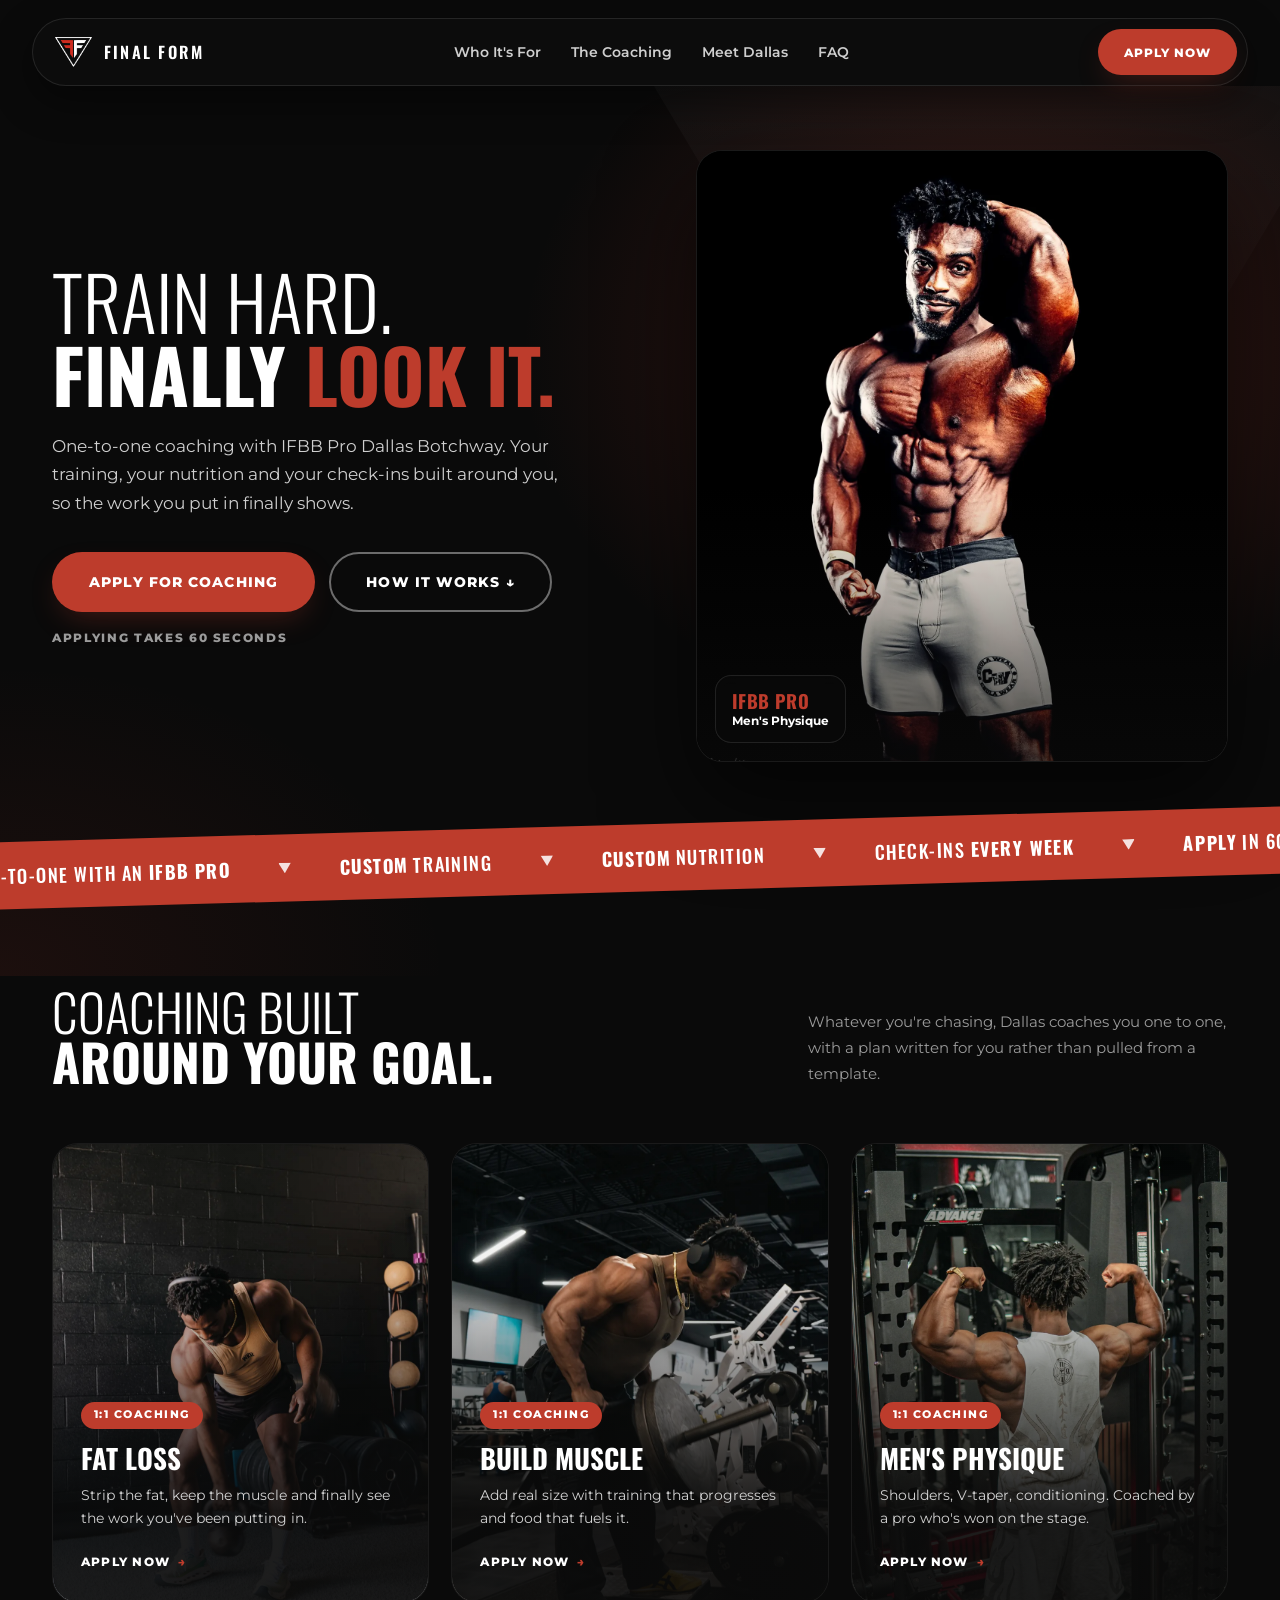
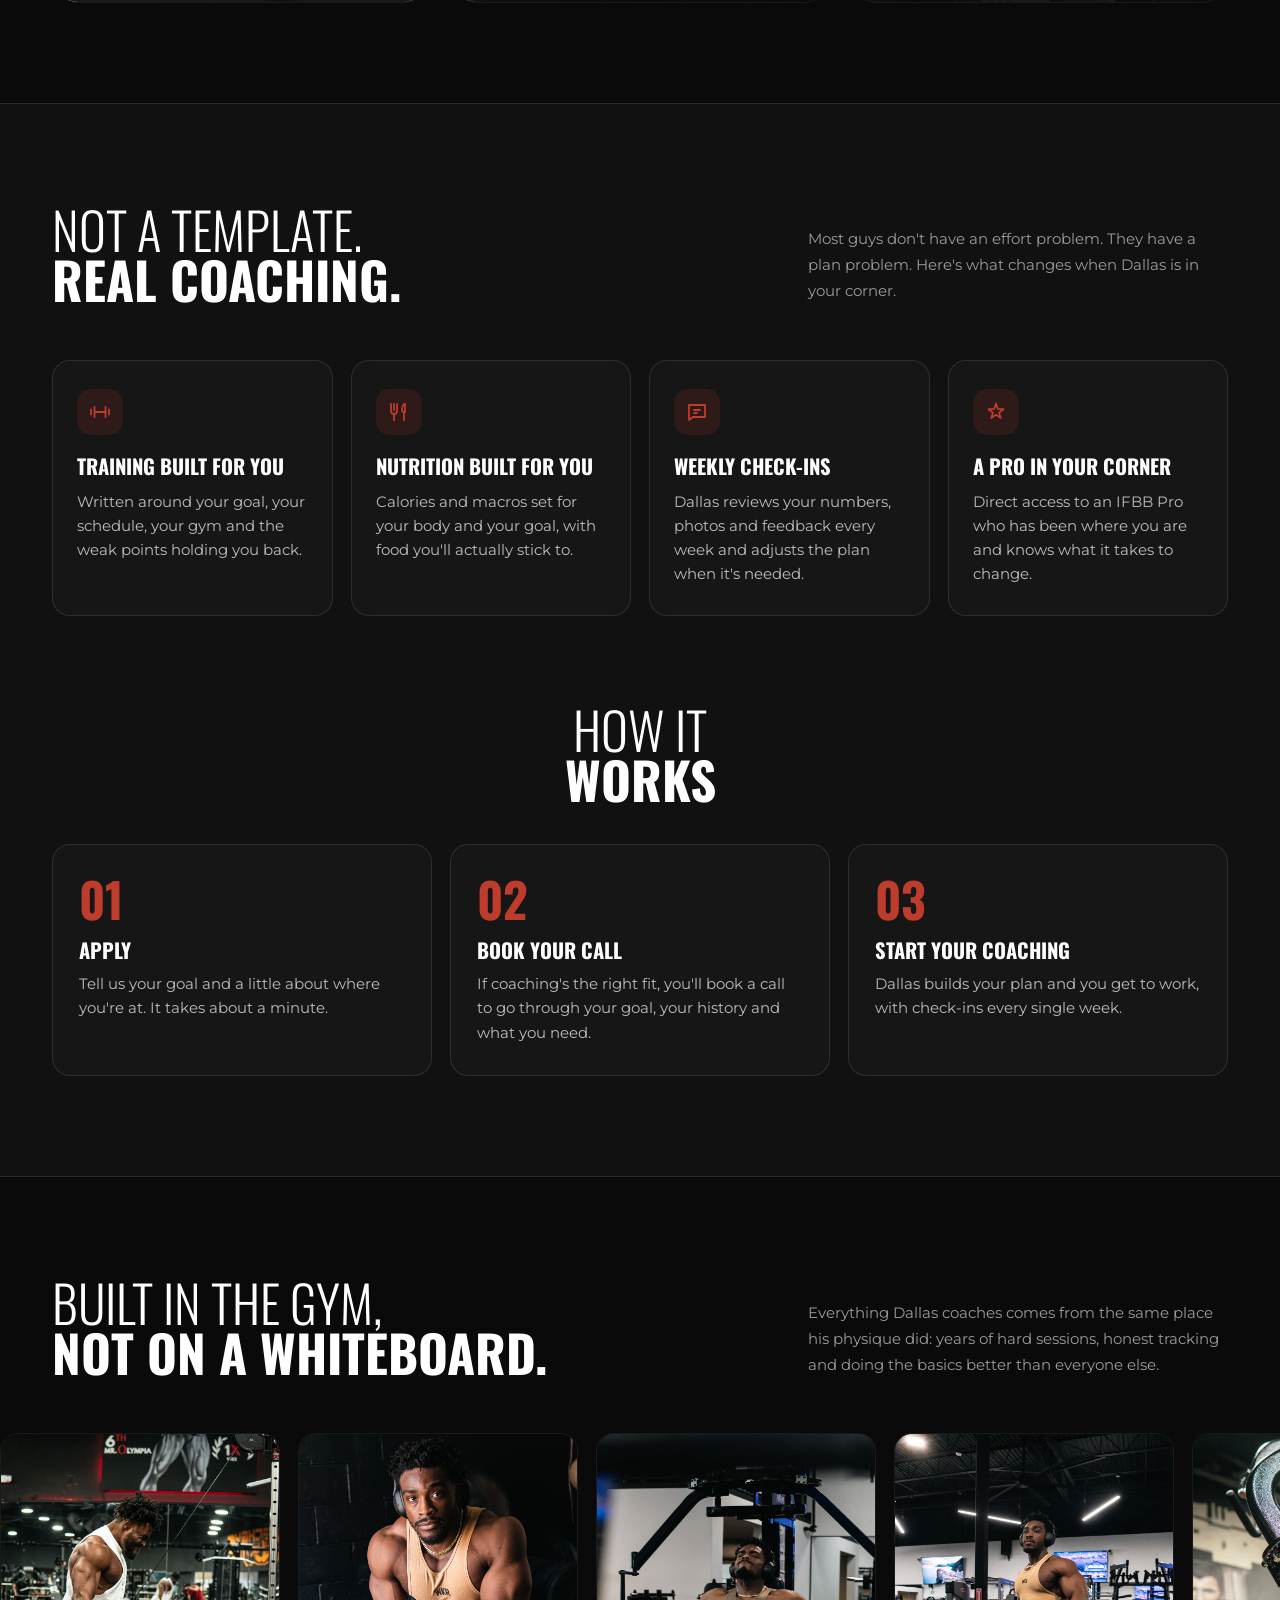
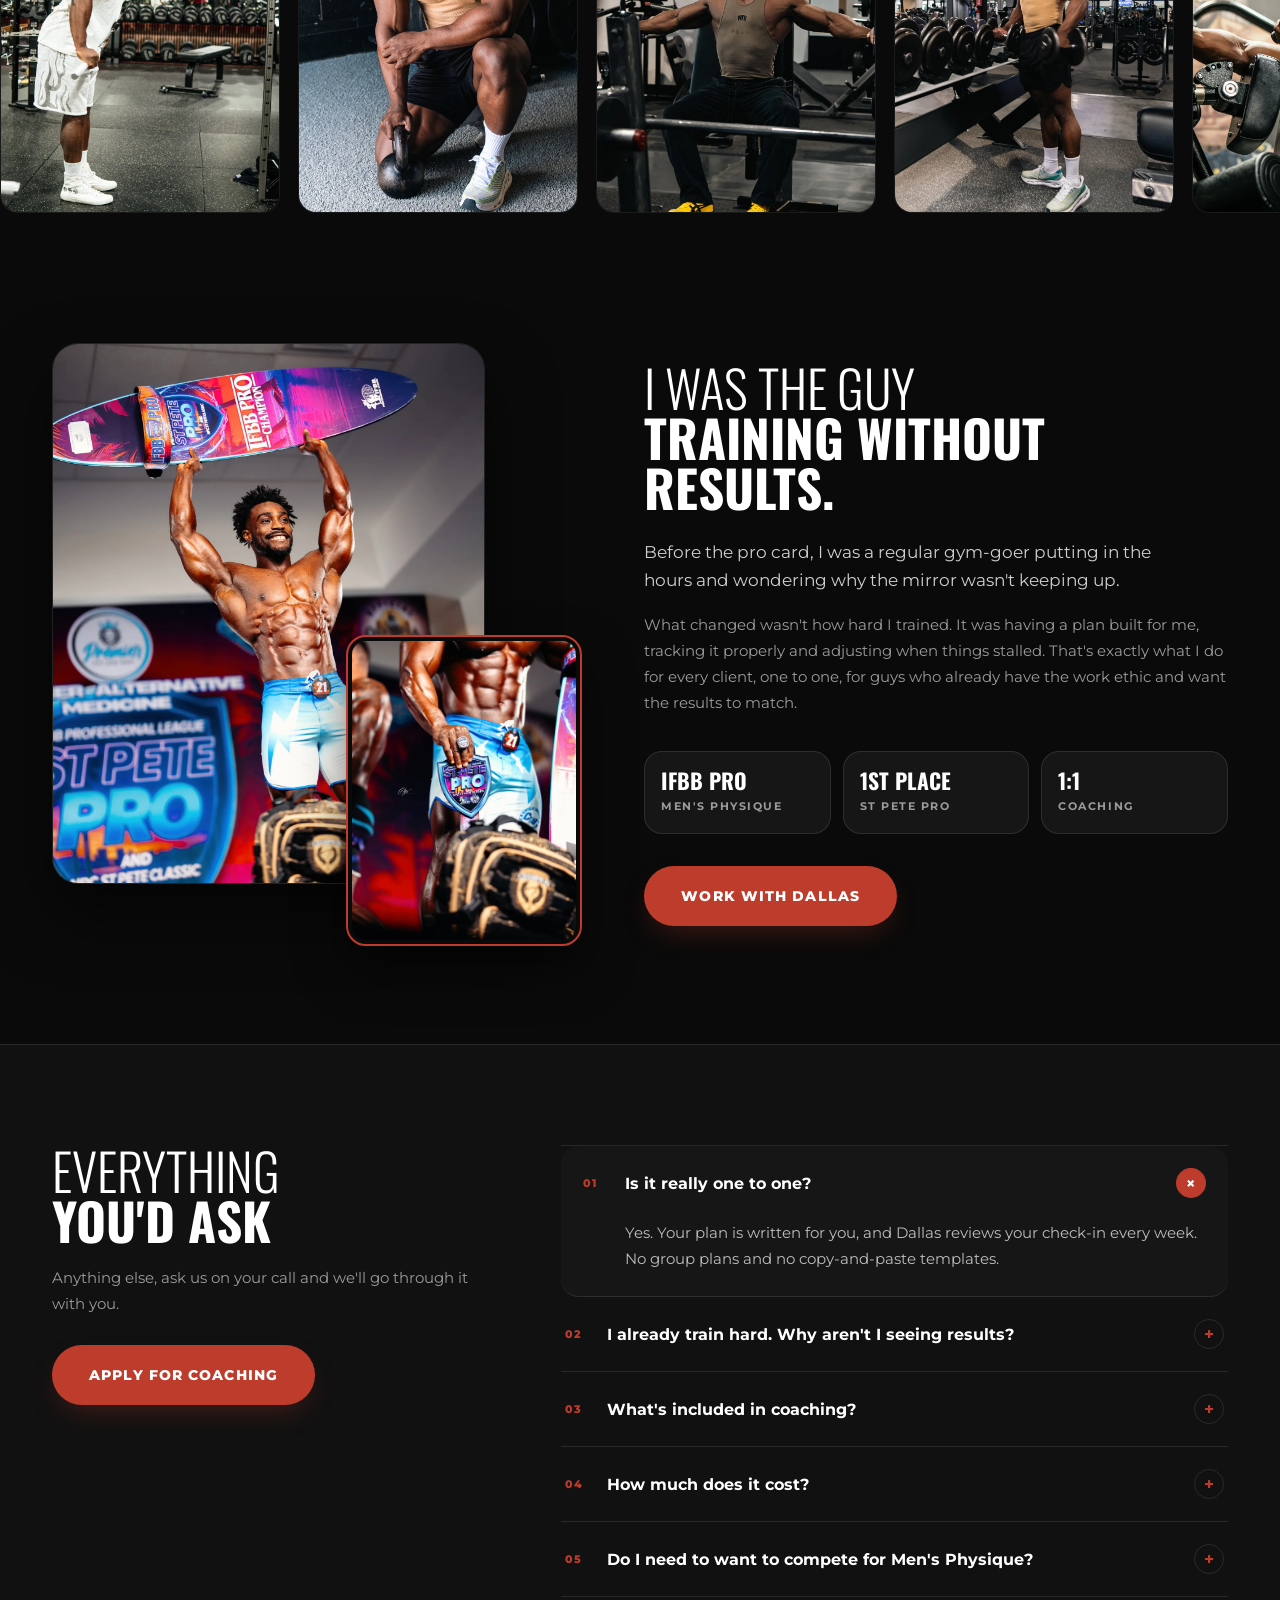
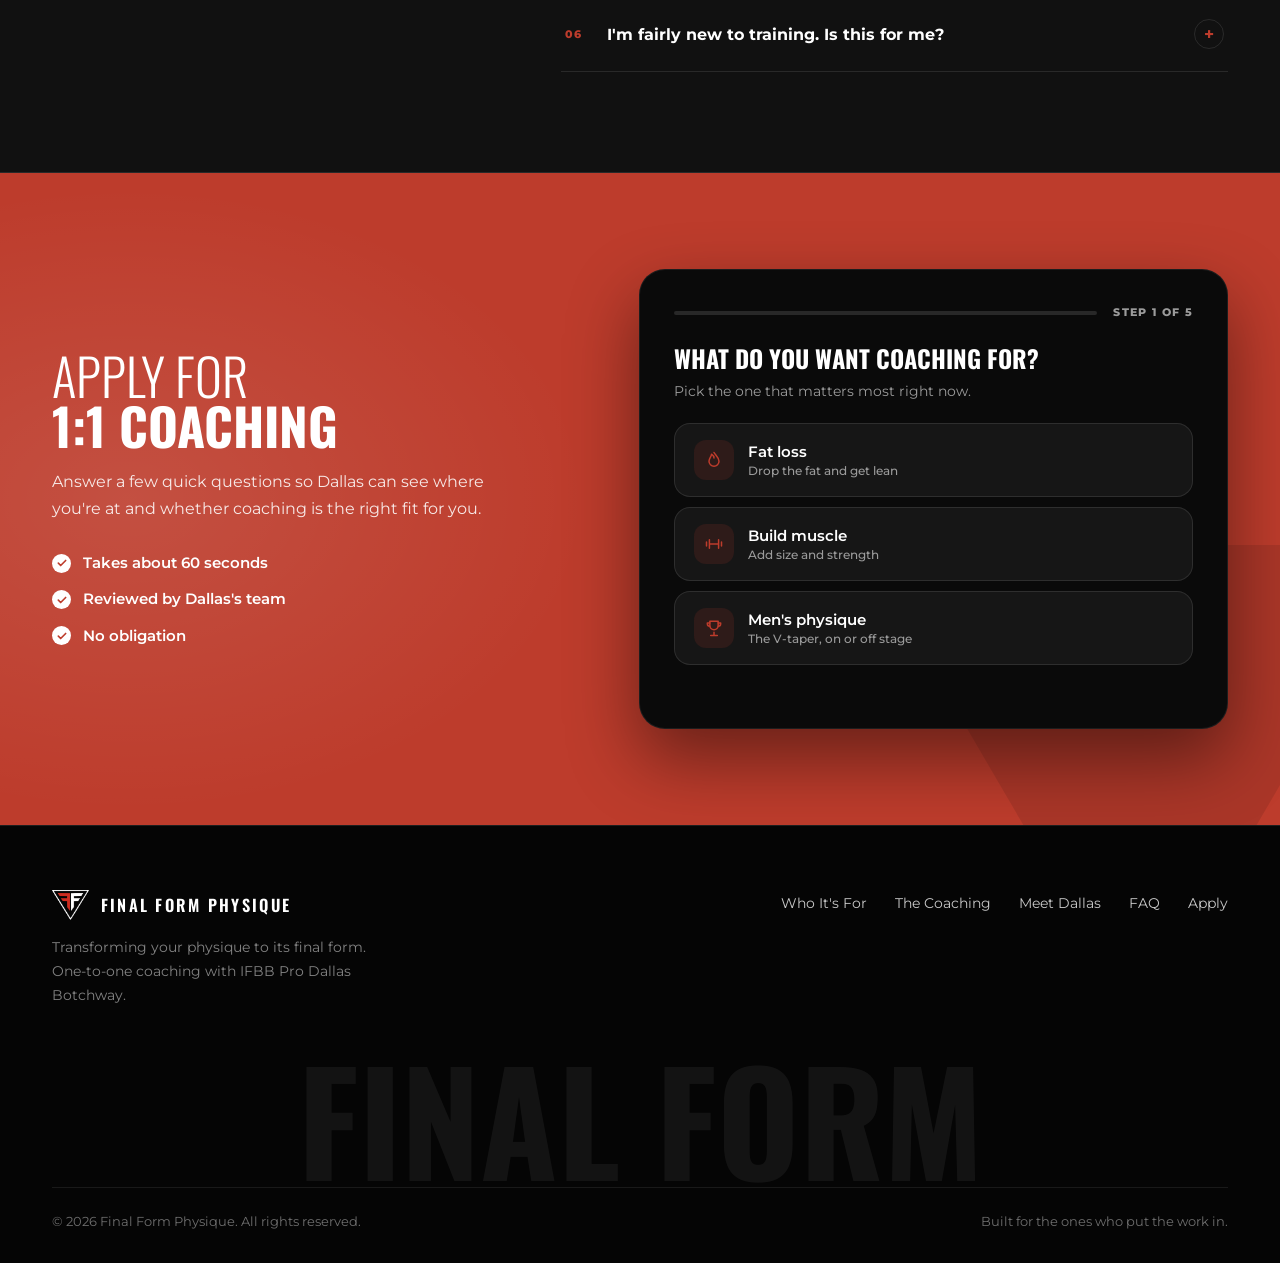
<file: index.html>
<!DOCTYPE html>
<html lang="en">
<head>
<meta charset="utf-8">
<meta name="viewport" content="width=device-width, initial-scale=1">
<title>Final Form Physique | One-to-one coaching with IFBB Pro Dallas Botchway</title>
<meta name="description" content="Apply for one-to-one coaching with IFBB Pro Dallas Botchway, for fat loss, building muscle or men's physique.">
<meta name="theme-color" content="#0A0A0A">
<link rel="icon" type="image/png" href="images/favicon.png">
<link rel="apple-touch-icon" href="images/apple-touch-icon.png">
<meta property="og:type" content="website">
<meta property="og:site_name" content="Final Form Physique">
<meta property="og:title" content="Final Form Physique | One-to-one coaching with IFBB Pro Dallas Botchway">
<meta property="og:description" content="Apply for one-to-one coaching for fat loss, building muscle or men's physique.">
<meta property="og:image" content="images/photos/trophy.webp">
<meta name="twitter:card" content="summary_large_image">
<link rel="preconnect" href="https://fonts.googleapis.com">
<link rel="preconnect" href="https://fonts.gstatic.com" crossorigin>
<link href="https://fonts.googleapis.com/css2?family=Oswald:wght@300;400;500;600;700&family=Montserrat:wght@400;500;600;700;800&display=swap" rel="stylesheet">
<link rel="stylesheet" href="css/site.css">
<script src="js/config.js"></script>
</head>
<body>
<div id="ff-page">

  <!-- ─── NAV ─────────────────────────────────────────────────── -->
  <div class="ff-nav-wrap">
    <nav class="ff-nav">
      <a href="#top" class="ff-brand"><img src="images/logo-mark.png" alt="Final Form Physique"><span>Final Form</span></a>
      <ul class="ff-nav-links">
        <li><a href="#programs">Who It's For</a></li>
        <li><a href="#coaching">The Coaching</a></li>
        <li><a href="#dallas">Meet Dallas</a></li>
        <li><a href="#faq">FAQ</a></li>
      </ul>
      <a href="#quiz" class="ff-btn ff-btn-solid ff-btn-sm">Apply Now</a>
    </nav>
  </div>

  <!-- ─── HERO ────────────────────────────────────────────────── -->
  <header class="ff-hero" id="top">
    <div class="ff-shell ff-hero-grid">
      <div>
        <h1 class="ff-h1"><span class="thin">Train hard.</span><br>Finally <span class="red">look it.</span></h1>
        <p class="ff-lead">One-to-one coaching with IFBB Pro Dallas Botchway. Your training, your nutrition and your check-ins built around you, so the work you put in finally shows.</p>
        <div class="ff-hero-btns">
          <a href="#quiz" class="ff-btn ff-btn-solid">Apply For Coaching</a>
          <a href="#coaching" class="ff-btn ff-btn-line">How It Works &#8595;</a>
        </div>
        <p class="ff-micro">Applying takes 60 seconds</p>
      </div>

      <div class="ff-hero-photo">
        <img src="images/photos/hero-studio.webp" alt="Dallas Botchway, studio shot on black">
        <div class="ff-hero-badge"><b>IFBB Pro</b>Men's Physique</div>
      </div>
    </div>

    <div class="ff-marquee" aria-hidden="true">
      <div class="ff-marquee-row" id="ffMarquee">
        <span class="ff-marquee-item">One-to-one with an <b>IFBB Pro</b></span>
        <span class="ff-marquee-tri"></span>
        <span class="ff-marquee-item"><b>Custom</b> training</span>
        <span class="ff-marquee-tri"></span>
        <span class="ff-marquee-item"><b>Custom</b> nutrition</span>
        <span class="ff-marquee-tri"></span>
        <span class="ff-marquee-item">Check-ins <b>every week</b></span>
        <span class="ff-marquee-tri"></span>
        <span class="ff-marquee-item"><b>Apply</b> in 60 seconds</span>
        <span class="ff-marquee-tri"></span>
      </div>
    </div>
  </header>

  <!-- ─── PROGRAMS ────────────────────────────────────────────── -->
  <section class="ff-sec" id="programs" style="padding-top:10px">
    <div class="ff-shell">
      <div class="ff-head-split">
        <h2 class="ff-h2"><span class="thin">Coaching built</span><br>around your goal.</h2>
        <p class="ff-note">Whatever you're chasing, Dallas coaches you one to one, with a plan written for you rather than pulled from a template.</p>
      </div>

      <div class="ff-goals">
        <button type="button" class="ff-goal" data-goal="fat-loss">
          <img src="images/photos/kb-swing.webp" alt="Dallas swinging a kettlebell" loading="lazy">
          <div class="ff-goal-body">
            <span class="ff-goal-weeks">1:1 Coaching</span>
            <h3 class="ff-h3">Fat Loss</h3>
            <p>Strip the fat, keep the muscle and finally see the work you've been putting in.</p>
            <span class="ff-goal-go">Apply now <span>&#8594;</span></span>
          </div>
        </button>
        <button type="button" class="ff-goal" data-goal="build-muscle">
          <img src="images/photos/tbar-row.webp" alt="Dallas on a T-bar row" loading="lazy">
          <div class="ff-goal-body">
            <span class="ff-goal-weeks">1:1 Coaching</span>
            <h3 class="ff-h3">Build Muscle</h3>
            <p>Add real size with training that progresses and food that fuels it.</p>
            <span class="ff-goal-go">Apply now <span>&#8594;</span></span>
          </div>
        </button>
        <button type="button" class="ff-goal" data-goal="mens-physique">
          <img src="images/photos/back-pose.webp" alt="Dallas hitting a back double biceps" loading="lazy">
          <div class="ff-goal-body">
            <span class="ff-goal-weeks">1:1 Coaching</span>
            <h3 class="ff-h3">Men's Physique</h3>
            <p>Shoulders, V-taper, conditioning. Coached by a pro who's won on the stage.</p>
            <span class="ff-goal-go">Apply now <span>&#8594;</span></span>
          </div>
        </button>
      </div>
    </div>
  </section>

  <!-- ─── THE COACHING ────────────────────────────────────────── -->
  <section class="ff-sec ff-sec-alt" id="coaching">
    <div class="ff-shell">
      <div class="ff-head-split">
        <h2 class="ff-h2"><span class="thin">Not a template.</span><br>Real coaching.</h2>
        <p class="ff-note">Most guys don't have an effort problem. They have a plan problem. Here's what changes when Dallas is in your corner.</p>
      </div>

      <div class="ff-features">
        <div class="ff-feature">
          <div class="ff-feature-ico"><svg viewBox="0 0 24 24" fill="none" stroke="currentColor" stroke-width="1.8" stroke-linecap="round" stroke-linejoin="round"><path d="M6.5 7v10M17.5 7v10M3 9.5v5M21 9.5v5M6.5 12h11"/></svg></div>
          <h3 class="ff-h3">Training built for you</h3>
          <p>Written around your goal, your schedule, your gym and the weak points holding you back.</p>
        </div>
        <div class="ff-feature">
          <div class="ff-feature-ico"><svg viewBox="0 0 24 24" fill="none" stroke="currentColor" stroke-width="1.8" stroke-linecap="round" stroke-linejoin="round"><path d="M4 4v7a3 3 0 0 0 3 3h0a3 3 0 0 0 3-3V4M7 4v6M17 4c-1.5 1.8-2 3.6-2 5.5 0 1.6.7 2.5 2 2.5h1V4zM7 14v6M17 12v8"/></svg></div>
          <h3 class="ff-h3">Nutrition built for you</h3>
          <p>Calories and macros set for your body and your goal, with food you'll actually stick to.</p>
        </div>
        <div class="ff-feature">
          <div class="ff-feature-ico"><svg viewBox="0 0 24 24" fill="none" stroke="currentColor" stroke-width="1.8" stroke-linecap="round" stroke-linejoin="round"><path d="M4 5h16v12H8l-4 3z"/><path d="M9 10h6M9 13h3"/></svg></div>
          <h3 class="ff-h3">Weekly check-ins</h3>
          <p>Dallas reviews your numbers, photos and feedback every week and adjusts the plan when it's needed.</p>
        </div>
        <div class="ff-feature">
          <div class="ff-feature-ico"><svg viewBox="0 0 24 24" fill="none" stroke="currentColor" stroke-width="1.8" stroke-linecap="round" stroke-linejoin="round"><path d="M12 3.5 13.9 9l5.6.2-4.4 3.4 1.6 5.4L12 14.8 7.3 18l1.6-5.4L4.5 9.2 10.1 9z"/></svg></div>
          <h3 class="ff-h3">A pro in your corner</h3>
          <p>Direct access to an IFBB Pro who has been where you are and knows what it takes to change.</p>
        </div>
      </div>

      <div class="ff-centred" style="margin:88px auto 40px">
        <h2 class="ff-h2"><span class="thin">How it</span><br>works</h2>
      </div>
      <div class="ff-steps">
        <div class="ff-step">
          <div class="ff-step-n">01</div>
          <h3 class="ff-h3">Apply</h3>
          <p>Tell us your goal and a little about where you're at. It takes about a minute.</p>
        </div>
        <div class="ff-step">
          <div class="ff-step-n">02</div>
          <h3 class="ff-h3">Book your call</h3>
          <p>If coaching's the right fit, you'll book a call to go through your goal, your history and what you need.</p>
        </div>
        <div class="ff-step">
          <div class="ff-step-n">03</div>
          <h3 class="ff-h3">Start your coaching</h3>
          <p>Dallas builds your plan and you get to work, with check-ins every single week.</p>
        </div>
      </div>
    </div>
  </section>

  <!-- ─── PHOTO STRIP ─────────────────────────────────────────── -->
  <section class="ff-sec" style="padding-bottom:30px">
    <div class="ff-shell">
      <div class="ff-head-split">
        <h2 class="ff-h2"><span class="thin">Built in the gym,</span><br>not on a whiteboard.</h2>
        <p class="ff-note">Everything Dallas coaches comes from the same place his physique did: years of hard sessions, honest tracking and doing the basics better than everyone else.</p>
      </div>
    </div>
    <div class="ff-strip">
      <div class="ff-strip-row" id="ffStrip">
        <figure><img src="images/photos/pushdown.webp" alt="Dallas doing a cable pushdown" loading="lazy"></figure>
        <figure><img src="images/photos/kb-portrait.webp" alt="Dallas kneeling with a kettlebell" loading="lazy"></figure>
        <figure><img src="images/photos/pec-fly.webp" alt="Dallas on the pec fly" loading="lazy"></figure>
        <figure><img src="images/photos/dumbbells.webp" alt="Dallas with a pair of dumbbells" loading="lazy"></figure>
        <figure><img src="images/photos/preacher.webp" alt="Dallas on a machine curl" loading="lazy"></figure>
        <figure><img src="images/photos/kb-overhead.webp" alt="Dallas pressing a kettlebell overhead" loading="lazy"></figure>
        <figure><img src="images/photos/row.webp" alt="Dallas on a chest-supported row" loading="lazy"></figure>
        <figure><img src="images/photos/cable.webp" alt="Dallas on a cable row" loading="lazy"></figure>
        <figure><img src="images/photos/seated.webp" alt="Dallas resting between sets" loading="lazy"></figure>
      </div>
    </div>
  </section>

  <!-- ─── MEET DALLAS ─────────────────────────────────────────── -->
  <section class="ff-sec" id="dallas">
    <div class="ff-shell ff-coach">
      <div class="ff-coach-photos">
        <div class="ff-coach-photo"><img src="images/photos/trophy.webp" alt="Dallas Botchway holding the St Pete Pro champion's trophy on stage" loading="lazy"></div>
        <div class="ff-coach-inset"><img src="images/photos/trophy-shield.webp" alt="Dallas with the St Pete Pro shield and champion's ring" loading="lazy"></div>
      </div>
      <div class="ff-coach-copy">
        <h2 class="ff-h2"><span class="thin">I was the guy</span><br>training without results.</h2>
        <div style="margin-top:1.6rem">
          <p class="ff-lead">Before the pro card, I was a regular gym-goer putting in the hours and wondering why the mirror wasn't keeping up.</p>
          <p class="ff-note">What changed wasn't how hard I trained. It was having a plan built for me, tracking it properly and adjusting when things stalled. That's exactly what I do for every client, one to one, for guys who already have the work ethic and want the results to match.</p>
        </div>
        <div class="ff-creds">
          <div class="ff-cred"><div class="ff-stat-num red">IFBB Pro</div><div class="ff-stat-lbl">Men's Physique</div></div>
          <div class="ff-cred"><div class="ff-stat-num">1st Place</div><div class="ff-stat-lbl">St Pete Pro</div></div>
          <div class="ff-cred"><div class="ff-stat-num">1:1</div><div class="ff-stat-lbl">Coaching</div></div>
        </div>
        <div style="margin-top:2rem"><a href="#quiz" class="ff-btn ff-btn-solid">Work With Dallas</a></div>
      </div>
    </div>
  </section>

  <!-- ─── FAQ ─────────────────────────────────────────────────── -->
  <section class="ff-sec ff-sec-alt" id="faq">
    <div class="ff-shell ff-faq-grid">
      <div>
        <h2 class="ff-h2"><span class="thin">Everything</span><br>you'd ask</h2>
        <p class="ff-note" style="margin-top:1.2rem">Anything else, ask us on your call and we'll go through it with you.</p>
        <div style="margin-top:1.8rem"><a href="#quiz" class="ff-btn ff-btn-solid">Apply For Coaching</a></div>
      </div>

      <div class="ff-faq-list" id="ffFaq">
        <div class="ff-faq-item open">
          <button class="ff-faq-q" type="button"><span class="ff-faq-n">01</span><span class="t">Is it really one to one?</span><span class="ff-faq-ico">+</span></button>
          <div class="ff-faq-a"><p>Yes. Your plan is written for you, and Dallas reviews your check-in every week. No group plans and no copy-and-paste templates.</p></div>
        </div>
        <div class="ff-faq-item">
          <button class="ff-faq-q" type="button"><span class="ff-faq-n">02</span><span class="t">I already train hard. Why aren't I seeing results?</span><span class="ff-faq-ico">+</span></button>
          <div class="ff-faq-a"><p>Usually it's not effort. It's no clear progression, nutrition that doesn't match the goal, and nobody checking whether it's working. Coaching fixes all three.</p></div>
        </div>
        <div class="ff-faq-item">
          <button class="ff-faq-q" type="button"><span class="ff-faq-n">03</span><span class="t">What's included in coaching?</span><span class="ff-faq-ico">+</span></button>
          <div class="ff-faq-a"><p>A custom training program, custom nutrition targets, weekly check-ins with plan adjustments, and direct access to Dallas the whole way through.</p></div>
        </div>
        <div class="ff-faq-item">
          <button class="ff-faq-q" type="button"><span class="ff-faq-n">04</span><span class="t">How much does it cost?</span><span class="ff-faq-ico">+</span></button>
          <div class="ff-faq-a"><p>It depends on your goal and the level of support you need. Apply and we'll go through the investment with you on your call.</p></div>
        </div>
        <div class="ff-faq-item">
          <button class="ff-faq-q" type="button"><span class="ff-faq-n">05</span><span class="t">Do I need to want to compete for Men's Physique?</span><span class="ff-faq-ico">+</span></button>
          <div class="ff-faq-a"><p>No. Plenty of guys want the look without the stage. If you do want to compete, Dallas has been there and will get you ready for it.</p></div>
        </div>
        <div class="ff-faq-item">
          <button class="ff-faq-q" type="button"><span class="ff-faq-n">06</span><span class="t">I'm fairly new to training. Is this for me?</span><span class="ff-faq-ico">+</span></button>
          <div class="ff-faq-a"><p>Yes. Your plan starts where you are, and the weekly check-ins mean it moves at the right pace for you.</p></div>
        </div>
      </div>
    </div>
  </section>

  <!-- ─── QUIZ ────────────────────────────────────────────────── -->
  <section class="ff-capture" id="quiz">
    <div class="ff-shell ff-capture-grid">
      <div class="ff-capture-copy">
        <h2 class="ff-h2"><span class="thin">Apply for</span><br>1:1 coaching</h2>
        <p>Answer a few quick questions so Dallas can see where you're at and whether coaching is the right fit for you.</p>
        <ul class="ff-capture-list">
          <li><span class="ff-tick"><svg viewBox="0 0 12 12" aria-hidden="true"><path d="M1.6 6.2 4.4 9 10.4 3"/></svg></span>Takes about 60 seconds</li>
          <li><span class="ff-tick"><svg viewBox="0 0 12 12" aria-hidden="true"><path d="M1.6 6.2 4.4 9 10.4 3"/></svg></span>Reviewed by Dallas's team</li>
          <li><span class="ff-tick"><svg viewBox="0 0 12 12" aria-hidden="true"><path d="M1.6 6.2 4.4 9 10.4 3"/></svg></span>No obligation</li>
        </ul>
      </div>

      <div class="ff-card" id="ffQuiz">
        <div class="ff-quiz-top">
          <div class="ff-quiz-bar"><span id="ffBar"></span></div>
          <span class="ff-quiz-count" id="ffCount">Step 1 of 5</span>
        </div>

        <div class="ff-quiz-step active" data-step="1" data-key="Goal">
          <p class="ff-quiz-q">What do you want coaching for?</p>
          <p class="ff-quiz-hint">Pick the one that matters most right now.</p>
          <div class="ff-quiz-opts">
            <button type="button" class="ff-quiz-opt" data-value="Fat loss" data-goal="fat-loss">
              <span class="ff-opt-ico"><svg viewBox="0 0 24 24" fill="none" stroke="currentColor" stroke-width="1.8" stroke-linecap="round" stroke-linejoin="round"><path d="M12 3c2 3.5 6 6 6 10.5A6 6 0 0 1 6 13.5C6 10 9 8 9 5c1.5 1 3 2.5 3 4.5"/></svg></span>
              <span>Fat loss<small>Drop the fat and get lean</small></span>
            </button>
            <button type="button" class="ff-quiz-opt" data-value="Build muscle" data-goal="build-muscle">
              <span class="ff-opt-ico"><svg viewBox="0 0 24 24" fill="none" stroke="currentColor" stroke-width="1.8" stroke-linecap="round" stroke-linejoin="round"><path d="M6.5 7v10M17.5 7v10M3 9.5v5M21 9.5v5M6.5 12h11"/></svg></span>
              <span>Build muscle<small>Add size and strength</small></span>
            </button>
            <button type="button" class="ff-quiz-opt" data-value="Men's physique" data-goal="mens-physique">
              <span class="ff-opt-ico"><svg viewBox="0 0 24 24" fill="none" stroke="currentColor" stroke-width="1.8" stroke-linecap="round" stroke-linejoin="round"><path d="M8 21h8M12 17v4M7 4h10v5a5 5 0 0 1-10 0z"/><path d="M7 6H4v1a3 3 0 0 0 3 3M17 6h3v1a3 3 0 0 1-3 3"/></svg></span>
              <span>Men's physique<small>The V-taper, on or off stage</small></span>
            </button>
          </div>
        </div>

        <div class="ff-quiz-step" data-step="2" data-key="Training experience">
          <p class="ff-quiz-q">How long have you been training?</p>
          <p class="ff-quiz-hint">So your coaching starts at the right level.</p>
          <div class="ff-quiz-opts">
            <button type="button" class="ff-quiz-opt" data-value="Under a year">Under a year</button>
            <button type="button" class="ff-quiz-opt" data-value="1 to 3 years">1 to 3 years</button>
            <button type="button" class="ff-quiz-opt" data-value="3 years or more">3 years or more</button>
          </div>
          <button type="button" class="ff-quiz-back">&#8592; Back</button>
        </div>

        <div class="ff-quiz-step" data-step="3" data-key="Ready to start">
          <p class="ff-quiz-q">When do you want to start coaching?</p>
          <p class="ff-quiz-hint">Be honest, there's no wrong answer.</p>
          <div class="ff-quiz-opts">
            <button type="button" class="ff-quiz-opt" data-value="Right away">Right away</button>
            <button type="button" class="ff-quiz-opt" data-value="In the next few weeks">In the next few weeks</button>
            <button type="button" class="ff-quiz-opt" data-value="Just looking for now">Just looking for now</button>
          </div>
          <button type="button" class="ff-quiz-back">&#8592; Back</button>
        </div>

        <div class="ff-quiz-step" data-step="4" data-key="Monthly budget">
          <p class="ff-quiz-q">How much are you able to invest in coaching each month?</p>
          <p class="ff-quiz-hint">One-to-one coaching is an investment. Be honest so we can point you to the right option.</p>
          <div class="ff-quiz-opts">
            <button type="button" class="ff-quiz-opt" data-value="Under $100 a month" data-tier="program">Under $100 a month</button>
            <button type="button" class="ff-quiz-opt" data-value="$150+ a month" data-tier="coaching">$150+ a month</button>
            <button type="button" class="ff-quiz-opt" data-value="$200+ a month" data-tier="coaching">$200+ a month</button>
          </div>
          <button type="button" class="ff-quiz-back">&#8592; Back</button>
        </div>

        <div class="ff-quiz-step" data-step="5">
          <p class="ff-quiz-q">Last step. Where can we reach you?</p>
          <p class="ff-quiz-hint" id="ffRecap"></p>
          <form id="ffForm" novalidate>
            <div class="ff-field"><label for="ffName">Full name</label><input id="ffName" name="name" type="text" placeholder="Jordan Smith" autocomplete="name" required></div>
            <div class="ff-field-row">
              <div class="ff-field"><label for="ffEmail">Email</label><input id="ffEmail" name="email" type="email" placeholder="you@email.com" autocomplete="email" required></div>
              <div class="ff-field"><label for="ffPhone">Phone</label><input id="ffPhone" name="phone" type="tel" placeholder="(555) 123 4567" autocomplete="tel" required></div>
            </div>
            <div class="ff-field"><label for="ffInsta">Instagram <span class="ff-opt">optional</span></label><input id="ffInsta" name="instagram" type="text" placeholder="@yourhandle" autocomplete="off"></div>
            <input type="text" name="_gotcha" id="ffGotcha" class="ff-trap" tabindex="-1" autocomplete="off" aria-hidden="true">
            <button type="submit" class="ff-btn ff-btn-solid ff-go">Submit My Application</button>
            <p class="ff-small" id="ffMsg">No spam, ever. Your details only go to Dallas's team.</p>
          </form>
          <button type="button" class="ff-quiz-back">&#8592; Back</button>
        </div>
      </div>
    </div>
  </section>

  <!-- ─── FOOTER ──────────────────────────────────────────────── -->
  <footer>
    <div class="ff-shell">
      <div class="ff-foot-top">
        <div>
          <a href="#top" class="ff-brand"><img src="images/logo-mark.png" alt="Final Form Physique"><span>Final Form Physique</span></a>
          <p>Transforming your physique to its final form. One-to-one coaching with IFBB Pro Dallas Botchway.</p>
        </div>
        <ul class="ff-foot-links">
          <li><a href="#programs">Who It's For</a></li>
          <li><a href="#coaching">The Coaching</a></li>
          <li><a href="#dallas">Meet Dallas</a></li>
          <li><a href="#faq">FAQ</a></li>
          <li><a href="#quiz">Apply</a></li>
        </ul>
      </div>
      <div class="ff-wordmark">Final Form</div>
      <div class="ff-foot-bottom">
        <span>&copy; <span class="ff-year">2026</span> Final Form Physique. All rights reserved.</span>
        <span>Built for the ones who put the work in.</span>
      </div>
    </div>
  </footer>

</div>

<script>
(function () {
  "use strict";

  /* ==================================================================
     SETTINGS
     ================================================================== */

  /* Links, numbers and the dashboard settings live in js/config.js. */
  var CFG = window.FF_CONFIG || {};

  /* Under $100: the one-off program page for their goal.
     $150+ or $200+: the book-a-call page. */
  var FF_GOAL_PAGES = {
    "fat-loss":      "fat-loss.html",
    "build-muscle":  "build-muscle.html",
    "mens-physique": "mens-physique.html"
  };
  var FF_CALL_PAGE = "book-call.html";

  /* ================================================================== */

  document.querySelectorAll('.ff-year').forEach(function (el) { el.textContent = new Date().getFullYear(); });

  /* FAQ accordion */
  var faq = document.getElementById('ffFaq');
  faq.addEventListener('click', function (e) {
    var btn = e.target.closest('.ff-faq-q');
    if (!btn) return;
    var item = btn.parentElement, isOpen = item.classList.contains('open');
    faq.querySelectorAll('.ff-faq-item').forEach(function (i) { i.classList.remove('open'); });
    if (!isOpen) item.classList.add('open');
  });

  /* Loops */
  ['ffMarquee', 'ffStrip'].forEach(function (id) {
    var el = document.getElementById(id);
    if (el) el.innerHTML = el.innerHTML + el.innerHTML;
  });

  /* ---- Quiz ---- */
  var quiz = document.getElementById('ffQuiz');
  var form = document.getElementById('ffForm');
  var steps = Array.prototype.slice.call(quiz.querySelectorAll('.ff-quiz-step'));
  var TOTAL = steps.length;
  var bar = document.getElementById('ffBar');
  var count = document.getElementById('ffCount');
  var answers = {};
  var goal = '';
  var tier = '';
  var current = 1;

  function show(n) {
    current = n;
    steps.forEach(function (s) { s.classList.toggle('active', s.getAttribute('data-step') === String(n)); });
    bar.style.width = ((n - 1) / TOTAL * 100) + '%';
    count.textContent = 'Step ' + n + ' of ' + TOTAL;
    if (n === TOTAL) {
      var r = [];
      ['Goal', 'Training experience', 'Ready to start', 'Monthly budget'].forEach(function (k) { if (answers[k]) r.push(answers[k]); });
      document.getElementById('ffRecap').textContent = r.join(' · ');
    }
  }

  function pick(opt) {
    var step = opt.closest('.ff-quiz-step');
    step.querySelectorAll('.ff-quiz-opt').forEach(function (o) { o.classList.remove('on'); });
    opt.classList.add('on');
    answers[step.getAttribute('data-key')] = opt.getAttribute('data-value');
    if (opt.hasAttribute('data-goal')) goal = opt.getAttribute('data-goal');
    if (opt.hasAttribute('data-tier')) tier = opt.getAttribute('data-tier');
    setTimeout(function () { show(parseInt(step.getAttribute('data-step'), 10) + 1); }, 160);
  }

  quiz.addEventListener('click', function (e) {
    var opt = e.target.closest('.ff-quiz-opt');
    if (opt) { pick(opt); return; }
    if (e.target.closest('.ff-quiz-back')) show(Math.max(1, current - 1));
  });

  /* Goal cards jump into the quiz with the goal already chosen */
  document.querySelectorAll('.ff-goal[data-goal]').forEach(function (card) {
    card.addEventListener('click', function () {
      var opt = quiz.querySelector('.ff-quiz-opt[data-goal="' + card.getAttribute('data-goal') + '"]');
      document.getElementById('quiz').scrollIntoView({ behavior: 'smooth', block: 'start' });
      if (opt) pick(opt);
    });
  });

  function val(id) { var el = document.getElementById(id); return (el && el.value ? el.value : '').trim(); }
  function goodEmail(v) { return /^[^\s@]+@[^\s@]+\.[^\s@]+$/.test(v); }
  function digits(v) { return v.replace(/[^0-9]/g, ''); }

  function goTo(name, email) {
    var page = tier === 'program' ? (FF_GOAL_PAGES[goal] || FF_GOAL_PAGES['build-muscle']) : FF_CALL_PAGE;
    /* The call page pre-fills Calendly with these, so nobody types them twice. */
    try {
      sessionStorage.setItem('ff_lead', JSON.stringify({ name: name || '', email: email || '', goal: answers.Goal || '' }));
    } catch (err) {}
    var first = (name || '').split(/\s+/)[0];
    window.location.href = page + (first ? '?name=' + encodeURIComponent(first) : '');
  }

  form.addEventListener('submit', function (e) {
    e.preventDefault();
    if (val('ffGotcha')) { goTo('', ''); return; }

    var name = val('ffName'), email = val('ffEmail'), phone = val('ffPhone'), insta = val('ffInsta');
    var msg = document.getElementById('ffMsg');
    var btn = form.querySelector('button[type="submit"]');

    document.getElementById('ffName').classList.toggle('ff-bad', !name);
    document.getElementById('ffEmail').classList.toggle('ff-bad', !goodEmail(email));
    document.getElementById('ffPhone').classList.toggle('ff-bad', digits(phone).length < 7);

    var problem = !name ? 'Please enter your name.'
      : !goodEmail(email) ? 'Please enter a valid email address.'
      : digits(phone).length < 7 ? 'Please enter a phone number we can reach you on.' : '';
    if (problem) { msg.textContent = problem; return; }

    btn.textContent = 'Sending...'; btn.disabled = true;

    var payloadAnswers = {};
    Object.keys(answers).forEach(function (k) { payloadAnswers[k] = answers[k]; });
    if (insta) payloadAnswers.Instagram = insta;
    payloadAnswers['Sent to'] = tier === 'program' ? 'One-off 12-week program' : 'Book a call';

    if (!CFG.leadsEndpoint) { goTo(name, email); return; }

    /* Don't keep anyone waiting on a slow network: move on after 4 seconds either way. */
    var done = false;
    function next() { if (!done) { done = true; goTo(name, email); } }
    setTimeout(next, 4000);

    fetch(CFG.leadsEndpoint, {
      method: 'POST',
      headers: { 'Content-Type': 'application/json' },
      body: JSON.stringify({
        client: CFG.client,
        name: name,
        email: email.toLowerCase(),
        phone: phone,
        source: 'quiz',
        form: 'Coaching application: ' + (answers.Goal || 'no goal'),
        page: window.location.pathname || '/',
        answers: payloadAnswers
      })
    }).catch(function (err) {
      console.error('Final Form: the enquiry did not reach the dashboard', err);
    }).then(next);
  });

  show(1);
})();
</script>
</body>
</html>
</file>
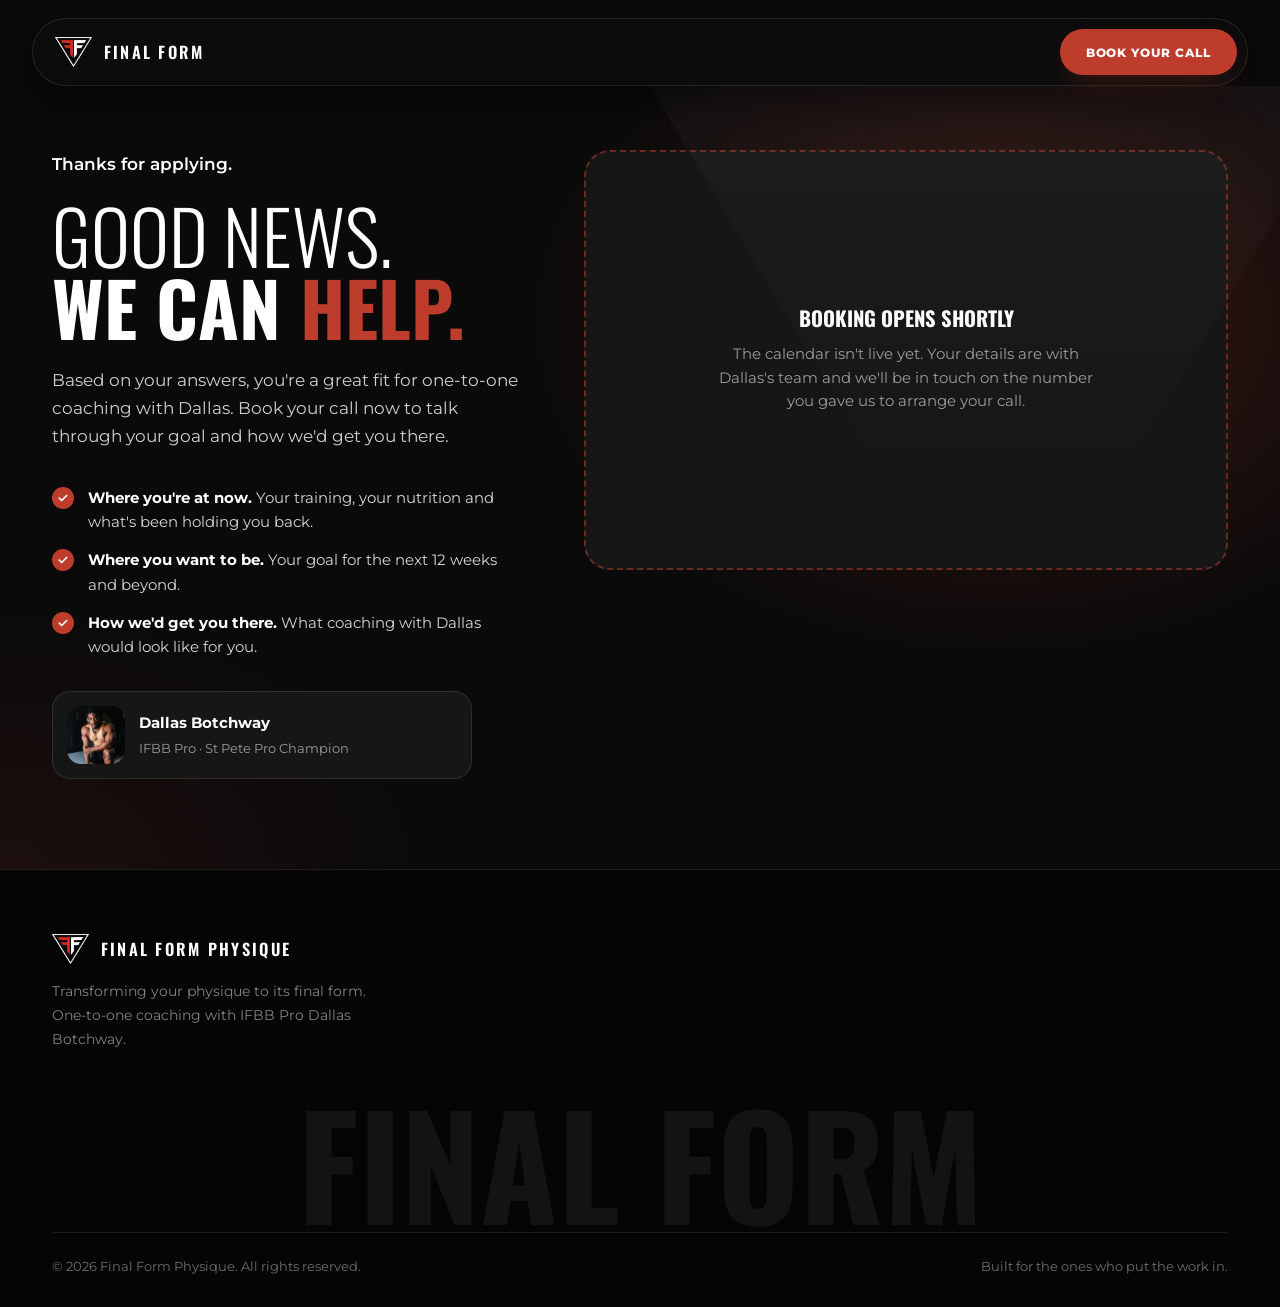
<file: book-call.html>
<!DOCTYPE html>
<html lang="en">
<head>
<meta charset="utf-8">
<meta name="viewport" content="width=device-width, initial-scale=1">
<title>Book Your Call | Final Form Physique</title>
<meta name="robots" content="noindex">
<meta name="theme-color" content="#0A0A0A">
<link rel="icon" type="image/png" href="images/favicon.png">
<link rel="apple-touch-icon" href="images/apple-touch-icon.png">
<link rel="preconnect" href="https://fonts.googleapis.com">
<link rel="preconnect" href="https://fonts.gstatic.com" crossorigin>
<link href="https://fonts.googleapis.com/css2?family=Oswald:wght@300;400;500;600;700&family=Montserrat:wght@400;500;600;700;800&display=swap" rel="stylesheet">
<link rel="stylesheet" href="css/site.css">
<script src="js/config.js"></script>
</head>
<body>
<div id="ff-page">

  <div class="ff-nav-wrap">
    <nav class="ff-nav">
      <a href="index.html" class="ff-brand"><img src="images/logo-mark.png" alt="Final Form Physique"><span>Final Form</span></a>
      <a href="#book" class="ff-btn ff-btn-solid ff-btn-sm">Book Your Call</a>
    </nav>
  </div>

  <header class="ff-hero" id="book">
    <div class="ff-shell ff-book-grid" style="padding-bottom:90px">
      <div class="ff-book-copy">
        <p class="ff-lead" id="ffHello" style="margin-bottom:1.2rem;color:#fff;font-weight:600">Thanks for applying.</p>
        <h1 class="ff-h1"><span class="thin">Good news.</span><br>We can <span class="red">help.</span></h1>
        <p class="ff-lead">Based on your answers, you're a great fit for one-to-one coaching with Dallas. Book your call now to talk through your goal and how we'd get you there.</p>
        <ul class="ff-list">
          <li><span class="ff-tick"><svg viewBox="0 0 12 12" aria-hidden="true"><path d="M1.6 6.2 4.4 9 10.4 3"/></svg></span><span><b>Where you're at now.</b> Your training, your nutrition and what's been holding you back.</span></li>
          <li><span class="ff-tick"><svg viewBox="0 0 12 12" aria-hidden="true"><path d="M1.6 6.2 4.4 9 10.4 3"/></svg></span><span><b>Where you want to be.</b> Your goal for the next 12 weeks and beyond.</span></li>
          <li><span class="ff-tick"><svg viewBox="0 0 12 12" aria-hidden="true"><path d="M1.6 6.2 4.4 9 10.4 3"/></svg></span><span><b>How we'd get you there.</b> What coaching with Dallas would look like for you.</span></li>
        </ul>
        <div class="ff-mini-coach">
          <img src="images/photos/kb-portrait.webp" alt="Dallas Botchway">
          <div><b>Dallas Botchway</b><span>IFBB Pro &middot; St Pete Pro Champion</span></div>
        </div>
      </div>

      <div>
        <div class="ff-cal" id="ffCal"></div>
        <div class="ff-cal-empty" id="ffCalEmpty" hidden>
          <div>
            <h2 class="ff-h3">Booking opens shortly</h2>
            <p>The calendar isn't live yet. Your details are with Dallas's team and we'll be in touch on the number you gave us to arrange your call.</p>
          </div>
        </div>
      </div>
    </div>
  </header>

  <footer>
    <div class="ff-shell">
      <div class="ff-foot-top">
        <div>
          <a href="index.html" class="ff-brand"><img src="images/logo-mark.png" alt="Final Form Physique"><span>Final Form Physique</span></a>
          <p>Transforming your physique to its final form. One-to-one coaching with IFBB Pro Dallas Botchway.</p>
        </div>
      </div>
      <div class="ff-wordmark">Final Form</div>
      <div class="ff-foot-bottom">
        <span>&copy; <span class="ff-year">2026</span> Final Form Physique. All rights reserved.</span>
        <span>Built for the ones who put the work in.</span>
      </div>
    </div>
  </footer>

</div>

<script>
(function () {
  "use strict";
  var CFG = window.FF_CONFIG || {};
  document.querySelectorAll('.ff-year').forEach(function (el) { el.textContent = new Date().getFullYear(); });

  var lead = {};
  try { lead = JSON.parse(sessionStorage.getItem('ff_lead') || '{}') || {}; } catch (err) {}
  var name = (new URLSearchParams(window.location.search).get('name') || (lead.name || '').split(/\s+/)[0] || '')
    .replace(/[^\p{L}' -]/gu, '').trim().slice(0, 40);

  if (name) document.getElementById('ffHello').textContent = 'Thanks for applying, ' + name + '.';

  var calBox = document.getElementById('ffCal');
  if (!CFG.calendly) {
    calBox.remove();
    document.getElementById('ffCalEmpty').hidden = false;
    return;
  }

  /* Embed Calendly, pre-filled with the name and email from the quiz. */
  var url = CFG.calendly + (CFG.calendly.indexOf('?') > -1 ? '&' : '?') +
    'hide_gdpr_banner=1&primary_color=bd3c2c' +
    (lead.name ? '&name=' + encodeURIComponent(lead.name) : '') +
    (lead.email ? '&email=' + encodeURIComponent(lead.email) : '');
  var widget = document.createElement('div');
  widget.className = 'calendly-inline-widget';
  widget.setAttribute('data-url', url);
  calBox.appendChild(widget);
  var s = document.createElement('script');
  s.src = 'https://assets.calendly.com/assets/external/widget.js';
  s.async = true;
  document.body.appendChild(s);

  /* Once they've booked, send them to the confirmation page. */
  window.addEventListener('message', function (e) {
    if (e.origin.indexOf('calendly.com') === -1) return;
    if (e.data && e.data.event === 'calendly.event_scheduled') {
      window.location.href = 'call-booked.html' + (name ? '?name=' + encodeURIComponent(name) : '');
    }
  });
})();
</script>
</body>
</html>
</file>
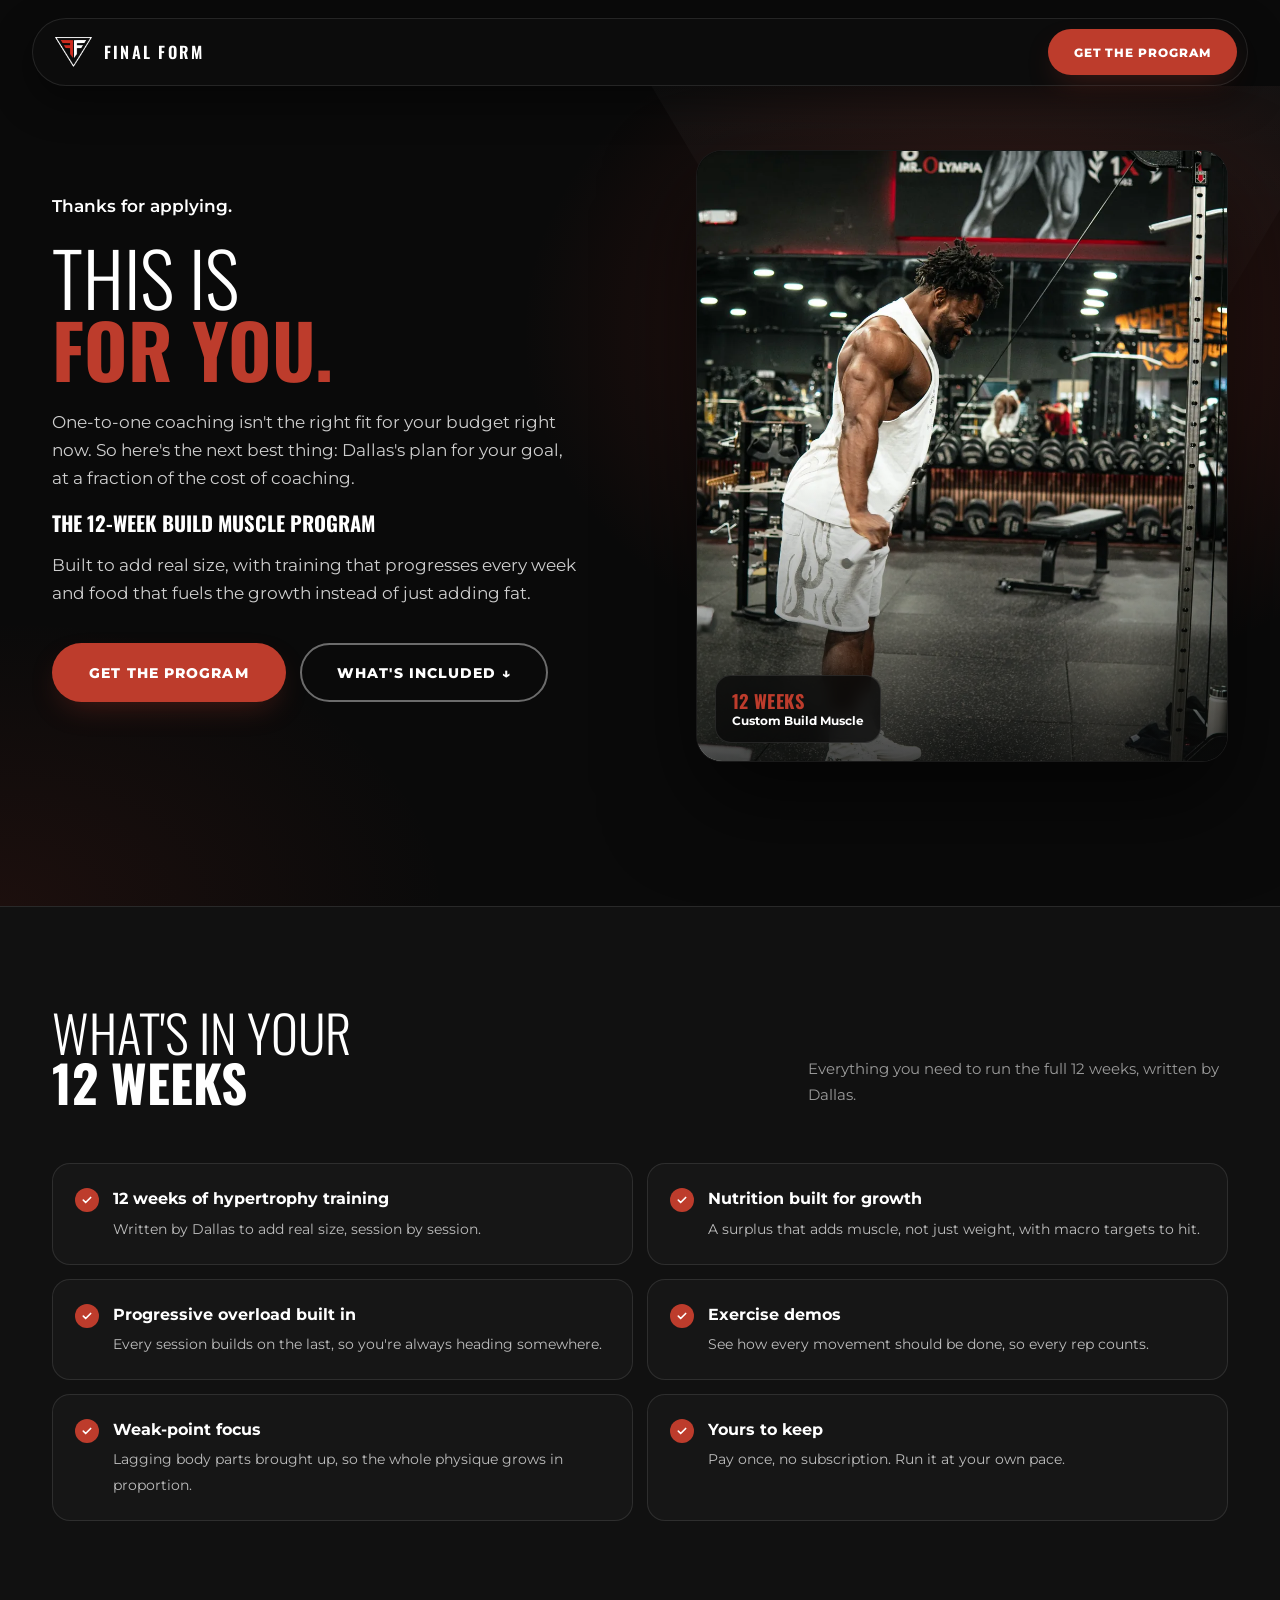
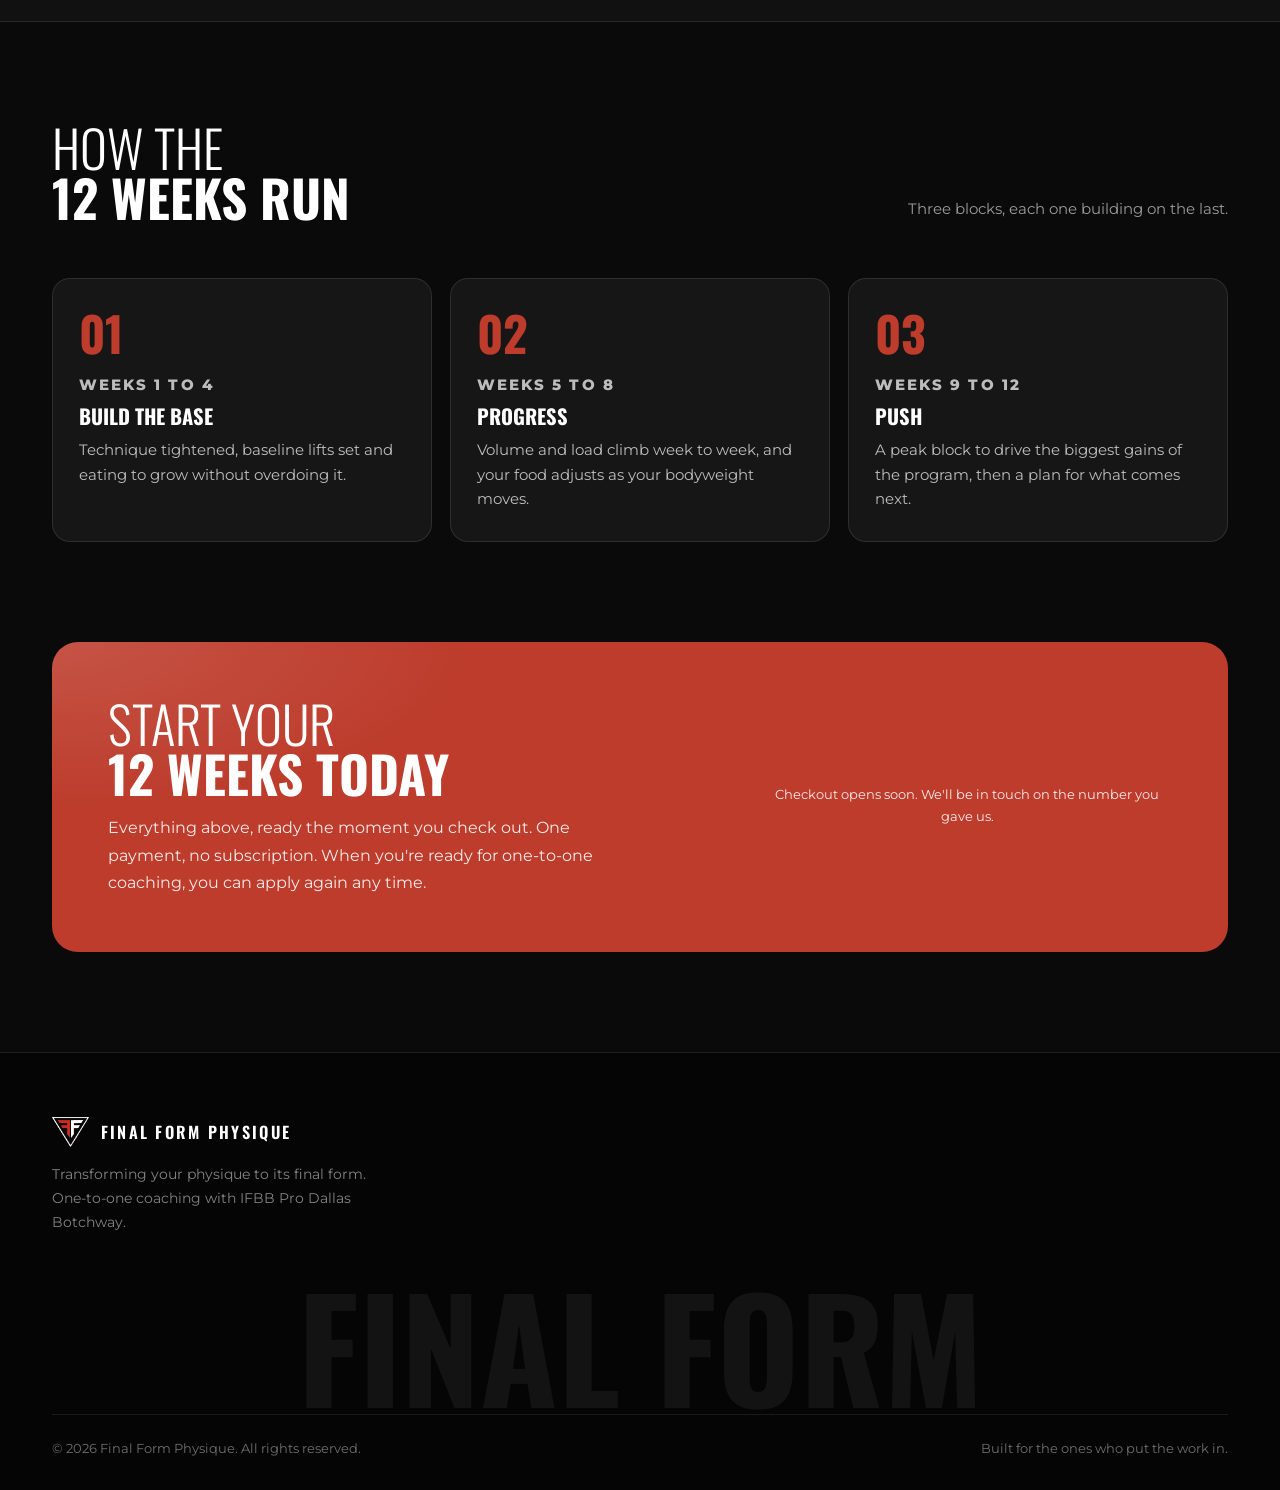
<file: build-muscle.html>
<!DOCTYPE html>
<html lang="en">
<head>
<meta charset="utf-8">
<meta name="viewport" content="width=device-width, initial-scale=1">
<title>Your 12-Week Build Muscle Program | Final Form Physique</title>
<meta name="robots" content="noindex">
<meta name="theme-color" content="#0A0A0A">
<link rel="icon" type="image/png" href="images/favicon.png">
<link rel="apple-touch-icon" href="images/apple-touch-icon.png">
<link rel="preconnect" href="https://fonts.googleapis.com">
<link rel="preconnect" href="https://fonts.gstatic.com" crossorigin>
<link href="https://fonts.googleapis.com/css2?family=Oswald:wght@300;400;500;600;700&family=Montserrat:wght@400;500;600;700;800&display=swap" rel="stylesheet">
<link rel="stylesheet" href="css/site.css">
<script src="js/config.js"></script>
</head>
<body>
<!-- Generated by scripts/build_goals.py. Edit the copy there, not here. -->
<div id="ff-page">

  <div class="ff-nav-wrap">
    <nav class="ff-nav">
      <a href="index.html" class="ff-brand"><img src="images/logo-mark.png" alt="Final Form Physique"><span>Final Form</span></a>
      <a href="#next" class="ff-btn ff-btn-solid ff-btn-sm">Get The Program</a>
    </nav>
  </div>

  <header class="ff-hero ff-ty-hero">
    <div class="ff-shell ff-hero-grid">
      <div>
        <p class="ff-lead" id="ffHello" style="margin-bottom:1.2rem;color:#fff;font-weight:600">Thanks for applying.</p>
        <h1 class="ff-h1"><span class="thin">This is</span><br><span class="red">for you.</span></h1>
        <p class="ff-lead" style="margin:1.4rem 0 1.2rem">One-to-one coaching isn't the right fit for your budget right now. So here's the next best thing: Dallas's plan for your goal, at a fraction of the cost of coaching.</p>
        <p class="ff-h3" style="margin:0 0 1rem">The 12-Week Build Muscle Program</p>
        <p class="ff-lead" style="margin-bottom:2.2rem">Built to add real size, with training that progresses every week and food that fuels the growth instead of just adding fat.</p>
        <div class="ff-hero-btns">
          <a href="#next" class="ff-btn ff-btn-solid">Get The Program</a>
          <a href="#included" class="ff-btn ff-btn-line">What's Included &#8595;</a>
        </div>
      </div>
      <div class="ff-hero-photo">
        <img src="images/photos/pushdown.webp" alt="Dallas doing a cable pushdown" style="object-position:50% 25%">
        <div class="ff-hero-badge"><b>12 Weeks</b>Custom Build Muscle</div>
      </div>
    </div>
  </header>

  <section class="ff-sec ff-sec-alt" id="included">
    <div class="ff-shell">
      <div class="ff-head-split">
        <h2 class="ff-h2"><span class="thin">What's in your</span><br>12 weeks</h2>
        <p class="ff-note">Everything you need to run the full 12 weeks, written by Dallas.</p>
      </div>
      <ul class="ff-includes">
          <li><span class="ff-tick"><svg viewBox="0 0 12 12" aria-hidden="true"><path d="M1.6 6.2 4.4 9 10.4 3"/></svg></span><div><b>12 weeks of hypertrophy training</b><span class="t">Written by Dallas to add real size, session by session.</span></div></li>
          <li><span class="ff-tick"><svg viewBox="0 0 12 12" aria-hidden="true"><path d="M1.6 6.2 4.4 9 10.4 3"/></svg></span><div><b>Nutrition built for growth</b><span class="t">A surplus that adds muscle, not just weight, with macro targets to hit.</span></div></li>
          <li><span class="ff-tick"><svg viewBox="0 0 12 12" aria-hidden="true"><path d="M1.6 6.2 4.4 9 10.4 3"/></svg></span><div><b>Progressive overload built in</b><span class="t">Every session builds on the last, so you&#x27;re always heading somewhere.</span></div></li>
          <li><span class="ff-tick"><svg viewBox="0 0 12 12" aria-hidden="true"><path d="M1.6 6.2 4.4 9 10.4 3"/></svg></span><div><b>Exercise demos</b><span class="t">See how every movement should be done, so every rep counts.</span></div></li>
          <li><span class="ff-tick"><svg viewBox="0 0 12 12" aria-hidden="true"><path d="M1.6 6.2 4.4 9 10.4 3"/></svg></span><div><b>Weak-point focus</b><span class="t">Lagging body parts brought up, so the whole physique grows in proportion.</span></div></li>
          <li><span class="ff-tick"><svg viewBox="0 0 12 12" aria-hidden="true"><path d="M1.6 6.2 4.4 9 10.4 3"/></svg></span><div><b>Yours to keep</b><span class="t">Pay once, no subscription. Run it at your own pace.</span></div></li>
      </ul>
    </div>
  </section>

  <section class="ff-sec">
    <div class="ff-shell">
      <div class="ff-head-split">
        <h2 class="ff-h2"><span class="thin">How the</span><br>12 weeks run</h2>
        <p class="ff-note">Three blocks, each one building on the last.</p>
      </div>
      <div class="ff-steps">
        <div class="ff-step">
          <div class="ff-step-n">01</div>
          <p class="ff-micro" style="margin-bottom:.5rem">Weeks 1 to 4</p>
          <h3 class="ff-h3">Build the base</h3>
          <p>Technique tightened, baseline lifts set and eating to grow without overdoing it.</p>
        </div>
        <div class="ff-step">
          <div class="ff-step-n">02</div>
          <p class="ff-micro" style="margin-bottom:.5rem">Weeks 5 to 8</p>
          <h3 class="ff-h3">Progress</h3>
          <p>Volume and load climb week to week, and your food adjusts as your bodyweight moves.</p>
        </div>
        <div class="ff-step">
          <div class="ff-step-n">03</div>
          <p class="ff-micro" style="margin-bottom:.5rem">Weeks 9 to 12</p>
          <h3 class="ff-h3">Push</h3>
          <p>A peak block to drive the biggest gains of the program, then a plan for what comes next.</p>
        </div>
      </div>
    </div>
  </section>

  <section class="ff-sec" id="next" style="padding-top:0">
    <div class="ff-shell">
      <div class="ff-next">
        <div>
          <h2 class="ff-h2"><span class="thin">Start your</span><br>12 weeks today</h2>
          <p>Everything above, ready the moment you check out. One payment, no subscription. When you're ready for one-to-one coaching, you can apply again any time.</p>
          <p class="ff-h2" id="ffPrice" style="margin-top:1.4rem"></p>
        </div>
        <div class="ff-next-actions">
          <a class="ff-btn ff-btn-white" id="ffBuy" href="#" target="_blank" rel="noopener">Get The Program</a>
          <a class="ff-btn ff-wa" id="ffWhatsApp" href="#" target="_blank" rel="noopener"><svg viewBox="0 0 24 24" aria-hidden="true"><path d="M17.472 14.382c-.297-.149-1.758-.867-2.03-.967-.273-.099-.471-.148-.67.15-.197.297-.767.966-.94 1.164-.173.199-.347.223-.644.075-.297-.15-1.255-.463-2.39-1.475-.883-.788-1.48-1.761-1.653-2.059-.173-.297-.018-.458.13-.606.134-.133.298-.347.446-.52.149-.174.198-.298.298-.497.099-.198.05-.371-.025-.52-.075-.149-.669-1.612-.916-2.207-.242-.579-.487-.5-.669-.51-.173-.008-.371-.01-.57-.01-.198 0-.52.074-.792.372-.272.297-1.04 1.016-1.04 2.479 0 1.462 1.065 2.875 1.213 3.074.149.198 2.096 3.2 5.077 4.487.709.306 1.262.489 1.694.625.712.227 1.36.195 1.871.118.571-.085 1.758-.719 2.006-1.413.248-.694.248-1.289.173-1.413-.074-.124-.272-.198-.57-.347m-5.421 7.403h-.004a9.87 9.87 0 0 1-5.031-1.378l-.361-.214-3.741.982.998-3.648-.235-.374a9.86 9.86 0 0 1-1.51-5.26c.001-5.45 4.436-9.884 9.888-9.884 2.64 0 5.122 1.03 6.988 2.898a9.825 9.825 0 0 1 2.893 6.994c-.003 5.45-4.437 9.884-9.885 9.884m8.413-18.297A11.815 11.815 0 0 0 12.05 0C5.495 0 .16 5.335.157 11.892c0 2.096.547 4.142 1.588 5.945L.057 24l6.305-1.654a11.882 11.882 0 0 0 5.683 1.448h.005c6.554 0 11.89-5.335 11.893-11.893a11.821 11.821 0 0 0-3.48-8.413Z"/></svg>Questions? WhatsApp Dallas</a>
          <p class="ff-next-note" id="ffBuyNote">Secure checkout. Instant access.</p>
        </div>
      </div>
    </div>
  </section>

  <footer>
    <div class="ff-shell">
      <div class="ff-foot-top">
        <div>
          <a href="index.html" class="ff-brand"><img src="images/logo-mark.png" alt="Final Form Physique"><span>Final Form Physique</span></a>
          <p>Transforming your physique to its final form. One-to-one coaching with IFBB Pro Dallas Botchway.</p>
        </div>
      </div>
      <div class="ff-wordmark">Final Form</div>
      <div class="ff-foot-bottom">
        <span>&copy; <span class="ff-year">2026</span> Final Form Physique. All rights reserved.</span>
        <span>Built for the ones who put the work in.</span>
      </div>
    </div>
  </footer>

</div>

<script>
(function () {
  "use strict";

  var CFG = window.FF_CONFIG || {};
  var SLUG = "build-muscle";
  var FF_PROGRAM = "Build Muscle";
  var buyUrl = (CFG.checkout || {})[SLUG] || '';
  var price = (CFG.price || {})[SLUG] || '';

  document.querySelectorAll('.ff-year').forEach(function (el) { el.textContent = new Date().getFullYear(); });

  var name = (new URLSearchParams(window.location.search).get('name') || '').replace(/[^\p{L}' -]/gu, '').trim().slice(0, 40);
  if (name) document.getElementById('ffHello').textContent = 'Thanks for applying, ' + name + '.';

  var priceEl = document.getElementById('ffPrice');
  if (price) priceEl.textContent = price; else priceEl.remove();

  /* Until a checkout link is set, the buy buttons are hidden and the
     panel points people to WhatsApp instead. */
  var buy = document.getElementById('ffBuy');
  if (buyUrl) {
    buy.href = buyUrl;
    document.querySelectorAll('a[href="#next"]').forEach(function (a) { a.href = buyUrl; a.target = '_blank'; a.rel = 'noopener'; });
  } else {
    buy.remove();
    document.getElementById('ffBuyNote').textContent = "Checkout opens soon. We'll be in touch on the number you gave us.";
  }

  var wa = document.getElementById('ffWhatsApp');
  if (CFG.whatsapp) {
    var note = 'Hi Dallas, ' + (name ? "it's " + name + '. ' : '') + 'I just did the quiz on your website and I have a question about the 12-week ' + FF_PROGRAM.toLowerCase() + ' program.';
    wa.href = 'https://wa.me/' + CFG.whatsapp.replace(/[^0-9]/g, '') + '?text=' + encodeURIComponent(note);
  } else {
    wa.remove();
  }
})();
</script>
</body>
</html>
</file>
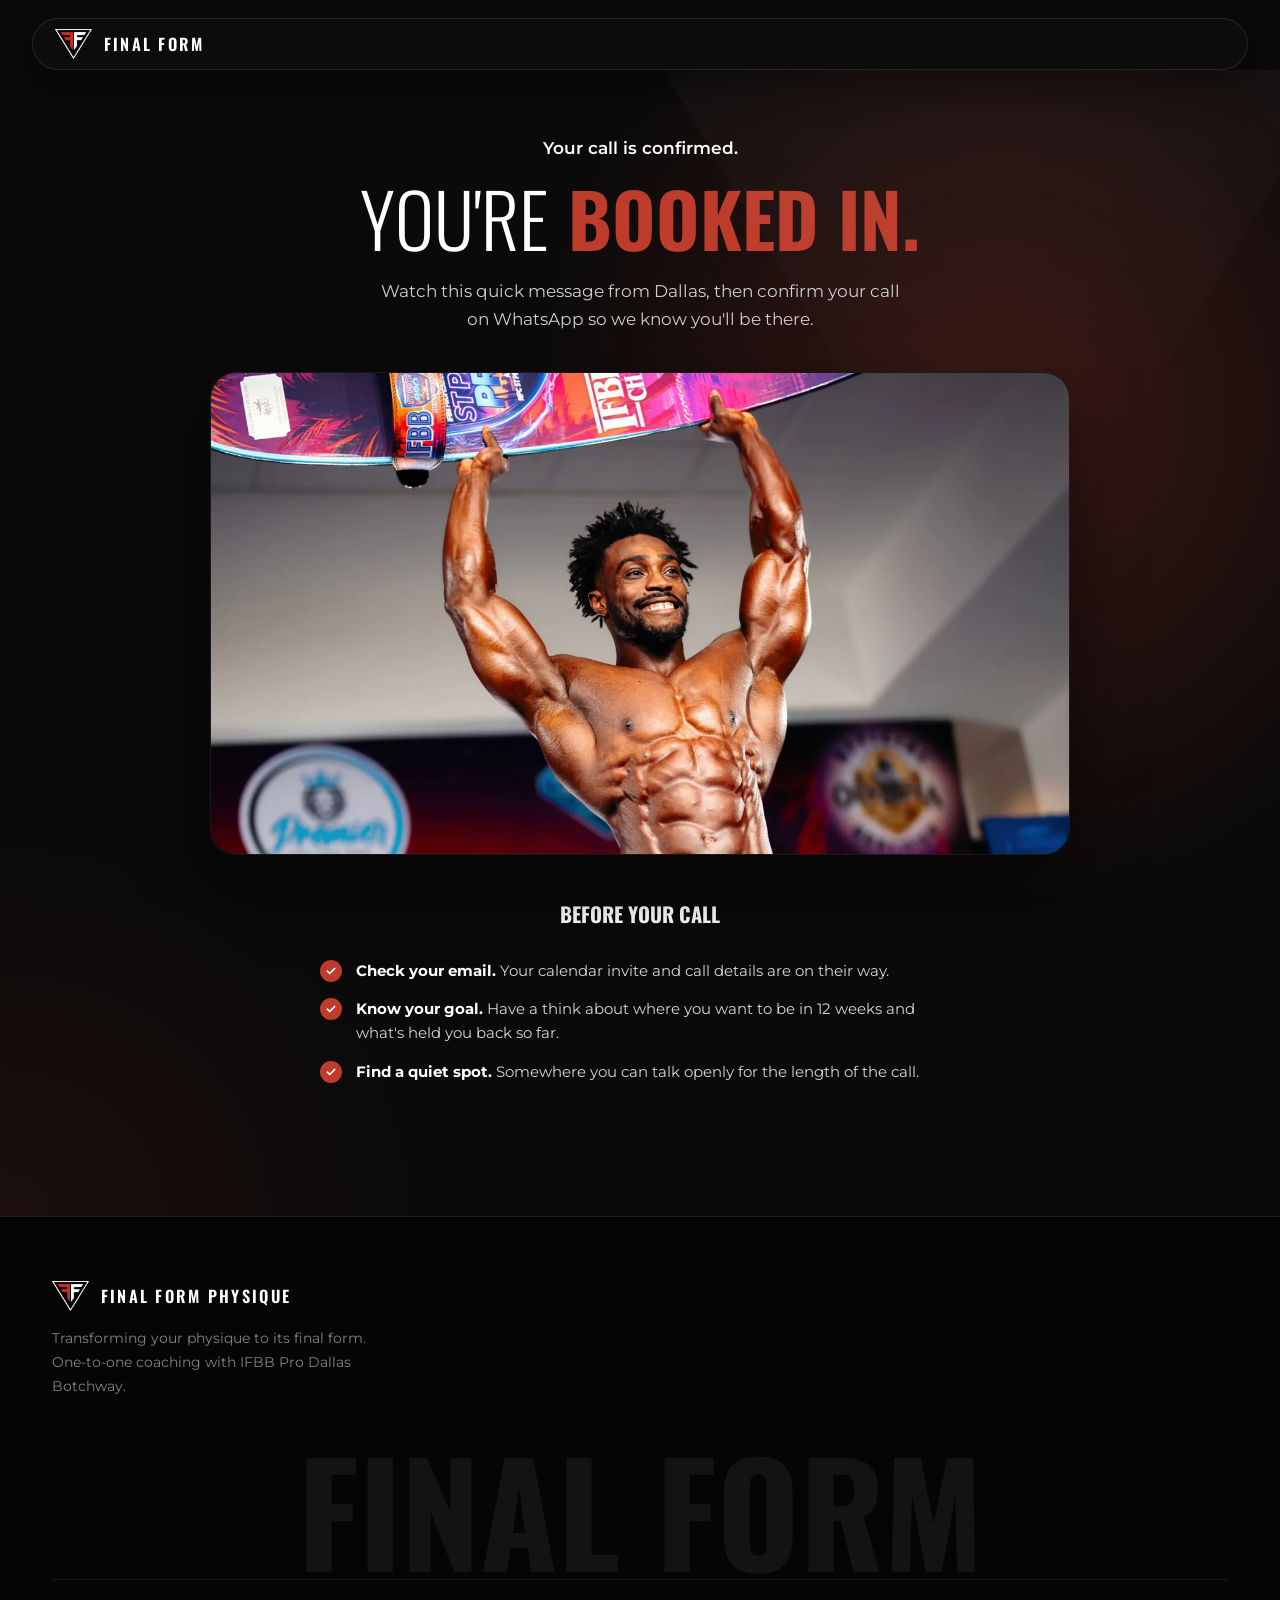
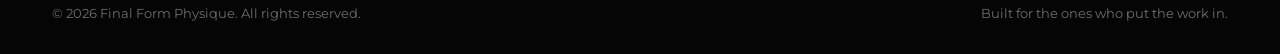
<file: call-booked.html>
<!DOCTYPE html>
<html lang="en">
<head>
<meta charset="utf-8">
<meta name="viewport" content="width=device-width, initial-scale=1">
<title>Your Call Is Booked | Final Form Physique</title>
<meta name="robots" content="noindex">
<meta name="theme-color" content="#0A0A0A">
<link rel="icon" type="image/png" href="images/favicon.png">
<link rel="apple-touch-icon" href="images/apple-touch-icon.png">
<link rel="preconnect" href="https://fonts.googleapis.com">
<link rel="preconnect" href="https://fonts.gstatic.com" crossorigin>
<link href="https://fonts.googleapis.com/css2?family=Oswald:wght@300;400;500;600;700&family=Montserrat:wght@400;500;600;700;800&display=swap" rel="stylesheet">
<link rel="stylesheet" href="css/site.css">
<script src="js/config.js"></script>
</head>
<body>
<div id="ff-page">

  <div class="ff-nav-wrap">
    <nav class="ff-nav">
      <a href="index.html" class="ff-brand"><img src="images/logo-mark.png" alt="Final Form Physique"><span>Final Form</span></a>
      <a href="#confirm" class="ff-btn ff-btn-solid ff-btn-sm">Confirm On WhatsApp</a>
    </nav>
  </div>

  <header class="ff-hero">
    <div class="ff-shell" style="padding-bottom:100px">
      <div class="ff-confirm">
        <p class="ff-lead" id="ffHello" style="margin:0 auto 1.2rem;color:#fff;font-weight:600">Your call is confirmed.</p>
        <h1 class="ff-h1"><span class="thin">You're</span> <span class="red">booked in.</span></h1>
        <p class="ff-lead">Watch this quick message from Dallas, then confirm your call on WhatsApp so we know you'll be there.</p>

        <div class="ff-video" id="ffVideo">
          <img src="images/photos/trophy.webp" alt="Dallas Botchway on stage at the St Pete Pro">
        </div>

        <div class="ff-wa-box" id="confirm">
          <h2 class="ff-h3">One last thing</h2>
          <p>Send Dallas a quick WhatsApp to confirm your call. It takes ten seconds and locks in your spot.</p>
          <a class="ff-btn ff-wa" id="ffWhatsApp" href="#" target="_blank" rel="noopener"><svg viewBox="0 0 24 24" aria-hidden="true"><path d="M17.472 14.382c-.297-.149-1.758-.867-2.03-.967-.273-.099-.471-.148-.67.15-.197.297-.767.966-.94 1.164-.173.199-.347.223-.644.075-.297-.15-1.255-.463-2.39-1.475-.883-.788-1.48-1.761-1.653-2.059-.173-.297-.018-.458.13-.606.134-.133.298-.347.446-.52.149-.174.198-.298.298-.497.099-.198.05-.371-.025-.52-.075-.149-.669-1.612-.916-2.207-.242-.579-.487-.5-.669-.51-.173-.008-.371-.01-.57-.01-.198 0-.52.074-.792.372-.272.297-1.04 1.016-1.04 2.479 0 1.462 1.065 2.875 1.213 3.074.149.198 2.096 3.2 5.077 4.487.709.306 1.262.489 1.694.625.712.227 1.36.195 1.871.118.571-.085 1.758-.719 2.006-1.413.248-.694.248-1.289.173-1.413-.074-.124-.272-.198-.57-.347m-5.421 7.403h-.004a9.87 9.87 0 0 1-5.031-1.378l-.361-.214-3.741.982.998-3.648-.235-.374a9.86 9.86 0 0 1-1.51-5.26c.001-5.45 4.436-9.884 9.888-9.884 2.64 0 5.122 1.03 6.988 2.898a9.825 9.825 0 0 1 2.893 6.994c-.003 5.45-4.437 9.884-9.885 9.884m8.413-18.297A11.815 11.815 0 0 0 12.05 0C5.495 0 .16 5.335.157 11.892c0 2.096.547 4.142 1.588 5.945L.057 24l6.305-1.654a11.882 11.882 0 0 0 5.683 1.448h.005c6.554 0 11.89-5.335 11.893-11.893a11.821 11.821 0 0 0-3.48-8.413Z"/></svg>Confirm My Call On WhatsApp</a>
        </div>

        <div class="ff-prep">
          <h2 class="ff-h3">Before your call</h2>
          <ul class="ff-list">
            <li><span class="ff-tick"><svg viewBox="0 0 12 12" aria-hidden="true"><path d="M1.6 6.2 4.4 9 10.4 3"/></svg></span><span><b>Check your email.</b> Your calendar invite and call details are on their way.</span></li>
            <li><span class="ff-tick"><svg viewBox="0 0 12 12" aria-hidden="true"><path d="M1.6 6.2 4.4 9 10.4 3"/></svg></span><span><b>Know your goal.</b> Have a think about where you want to be in 12 weeks and what's held you back so far.</span></li>
            <li><span class="ff-tick"><svg viewBox="0 0 12 12" aria-hidden="true"><path d="M1.6 6.2 4.4 9 10.4 3"/></svg></span><span><b>Find a quiet spot.</b> Somewhere you can talk openly for the length of the call.</span></li>
          </ul>
        </div>
      </div>
    </div>
  </header>

  <footer>
    <div class="ff-shell">
      <div class="ff-foot-top">
        <div>
          <a href="index.html" class="ff-brand"><img src="images/logo-mark.png" alt="Final Form Physique"><span>Final Form Physique</span></a>
          <p>Transforming your physique to its final form. One-to-one coaching with IFBB Pro Dallas Botchway.</p>
        </div>
      </div>
      <div class="ff-wordmark">Final Form</div>
      <div class="ff-foot-bottom">
        <span>&copy; <span class="ff-year">2026</span> Final Form Physique. All rights reserved.</span>
        <span>Built for the ones who put the work in.</span>
      </div>
    </div>
  </footer>

</div>

<script>
(function () {
  "use strict";
  var CFG = window.FF_CONFIG || {};
  document.querySelectorAll('.ff-year').forEach(function (el) { el.textContent = new Date().getFullYear(); });

  var lead = {};
  try { lead = JSON.parse(sessionStorage.getItem('ff_lead') || '{}') || {}; } catch (err) {}
  var name = (new URLSearchParams(window.location.search).get('name') || (lead.name || '').split(/\s+/)[0] || '')
    .replace(/[^\p{L}' -]/gu, '').trim().slice(0, 40);

  if (name) document.getElementById('ffHello').textContent = 'Your call is confirmed, ' + name + '.';

  /* The video: YouTube, Vimeo or an .mp4. Until one is set, a photo of Dallas shows instead. */
  var v = CFG.callVideo || '';
  var box = document.getElementById('ffVideo');
  var yt = v.match(/(?:youtu\.be\/|youtube\.com\/(?:watch\?v=|embed\/|shorts\/))([\w-]{11})/);
  var vm = v.match(/vimeo\.com\/(?:video\/)?(\d+)/);
  if (yt || vm) {
    box.innerHTML = '';
    var f = document.createElement('iframe');
    f.src = yt ? 'https://www.youtube.com/embed/' + yt[1] + '?rel=0' : 'https://player.vimeo.com/video/' + vm[1];
    f.allow = 'autoplay; fullscreen; picture-in-picture';
    f.allowFullscreen = true;
    f.title = 'A message from Dallas';
    box.appendChild(f);
  } else if (/\.(mp4|webm|mov)(\?|$)/i.test(v)) {
    box.innerHTML = '';
    var vid = document.createElement('video');
    vid.src = v; vid.controls = true; vid.playsInline = true;
    vid.poster = 'images/photos/trophy.webp';
    box.appendChild(vid);
  }

  var wa = document.getElementById('ffWhatsApp');
  if (CFG.whatsapp) {
    var note = 'Hi Dallas, ' + (name ? 'it\'s ' + name + '. ' : '') + "I've just booked my call and I'm confirming I'll be there.";
    wa.href = 'https://wa.me/' + CFG.whatsapp.replace(/[^0-9]/g, '') + '?text=' + encodeURIComponent(note);
  } else {
    document.getElementById('confirm').remove();
    document.querySelector('.ff-nav .ff-btn').remove();
  }
})();
</script>
</body>
</html>
</file>
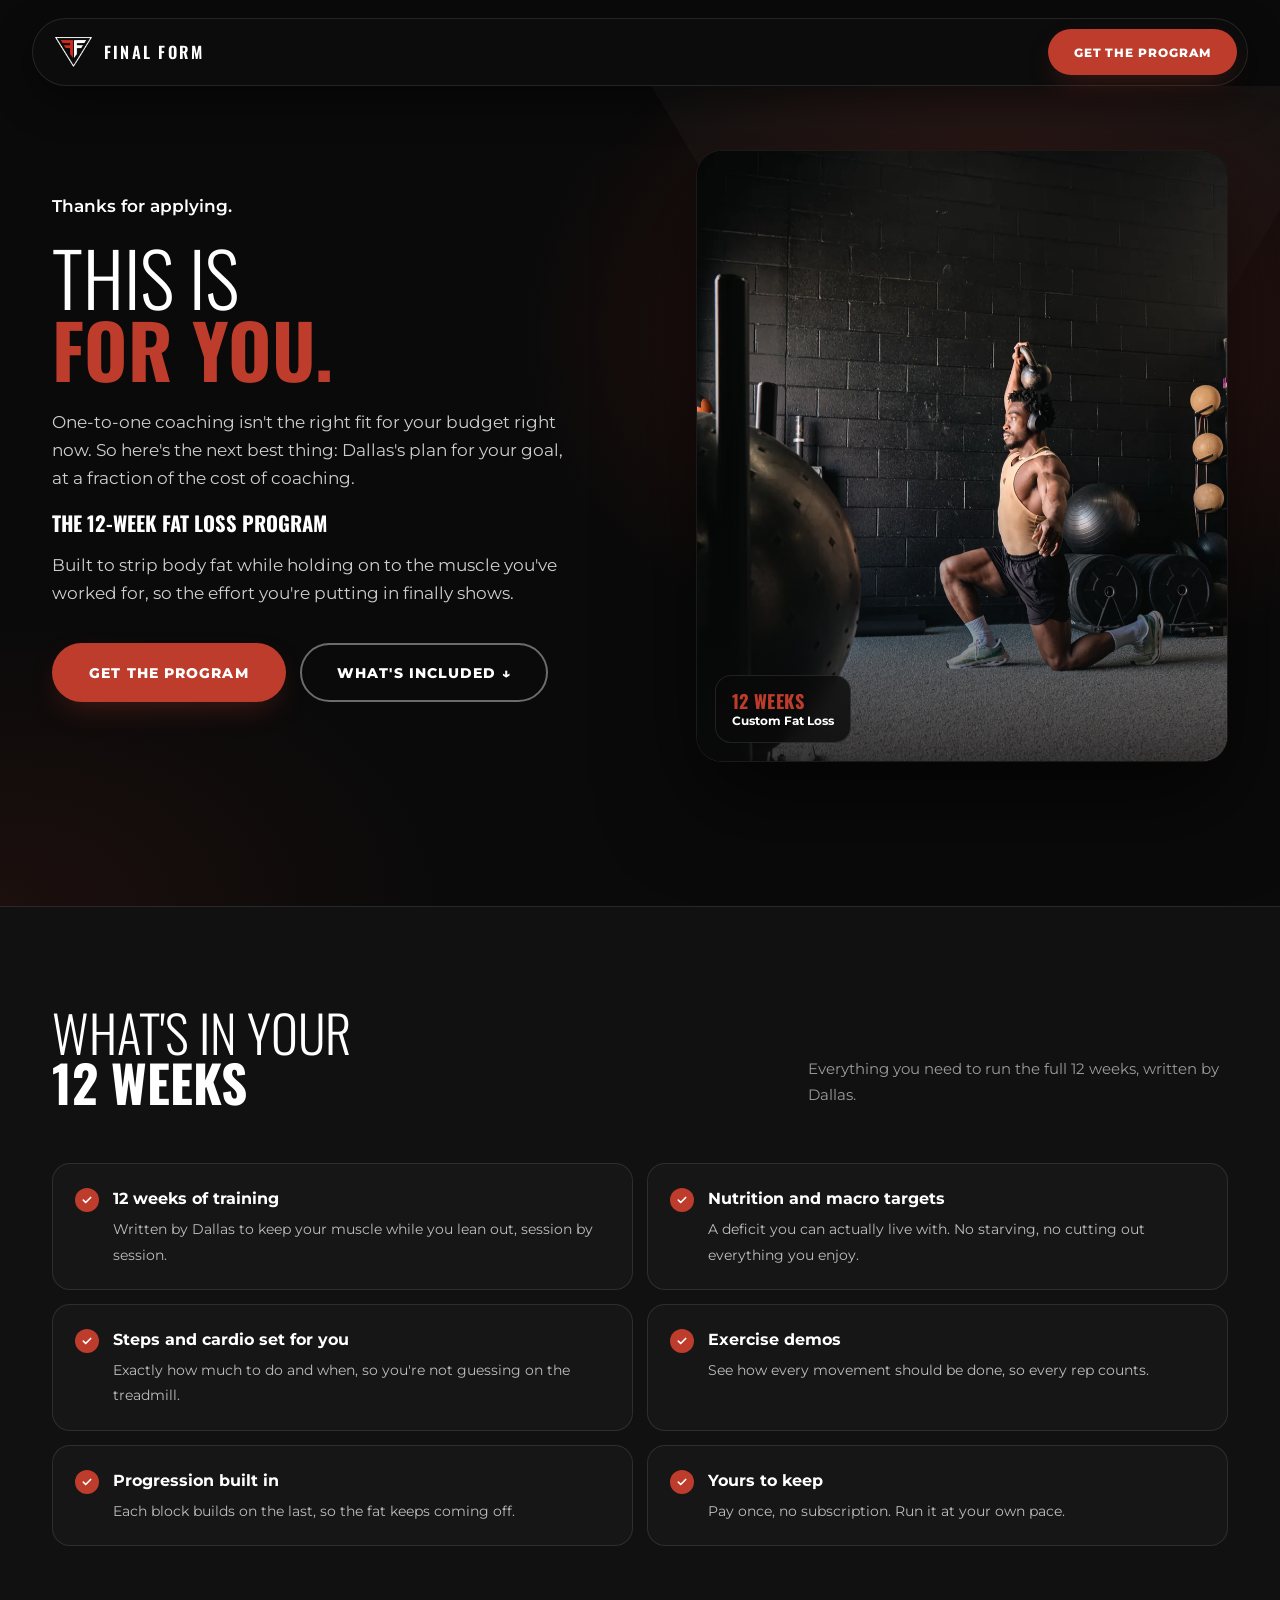
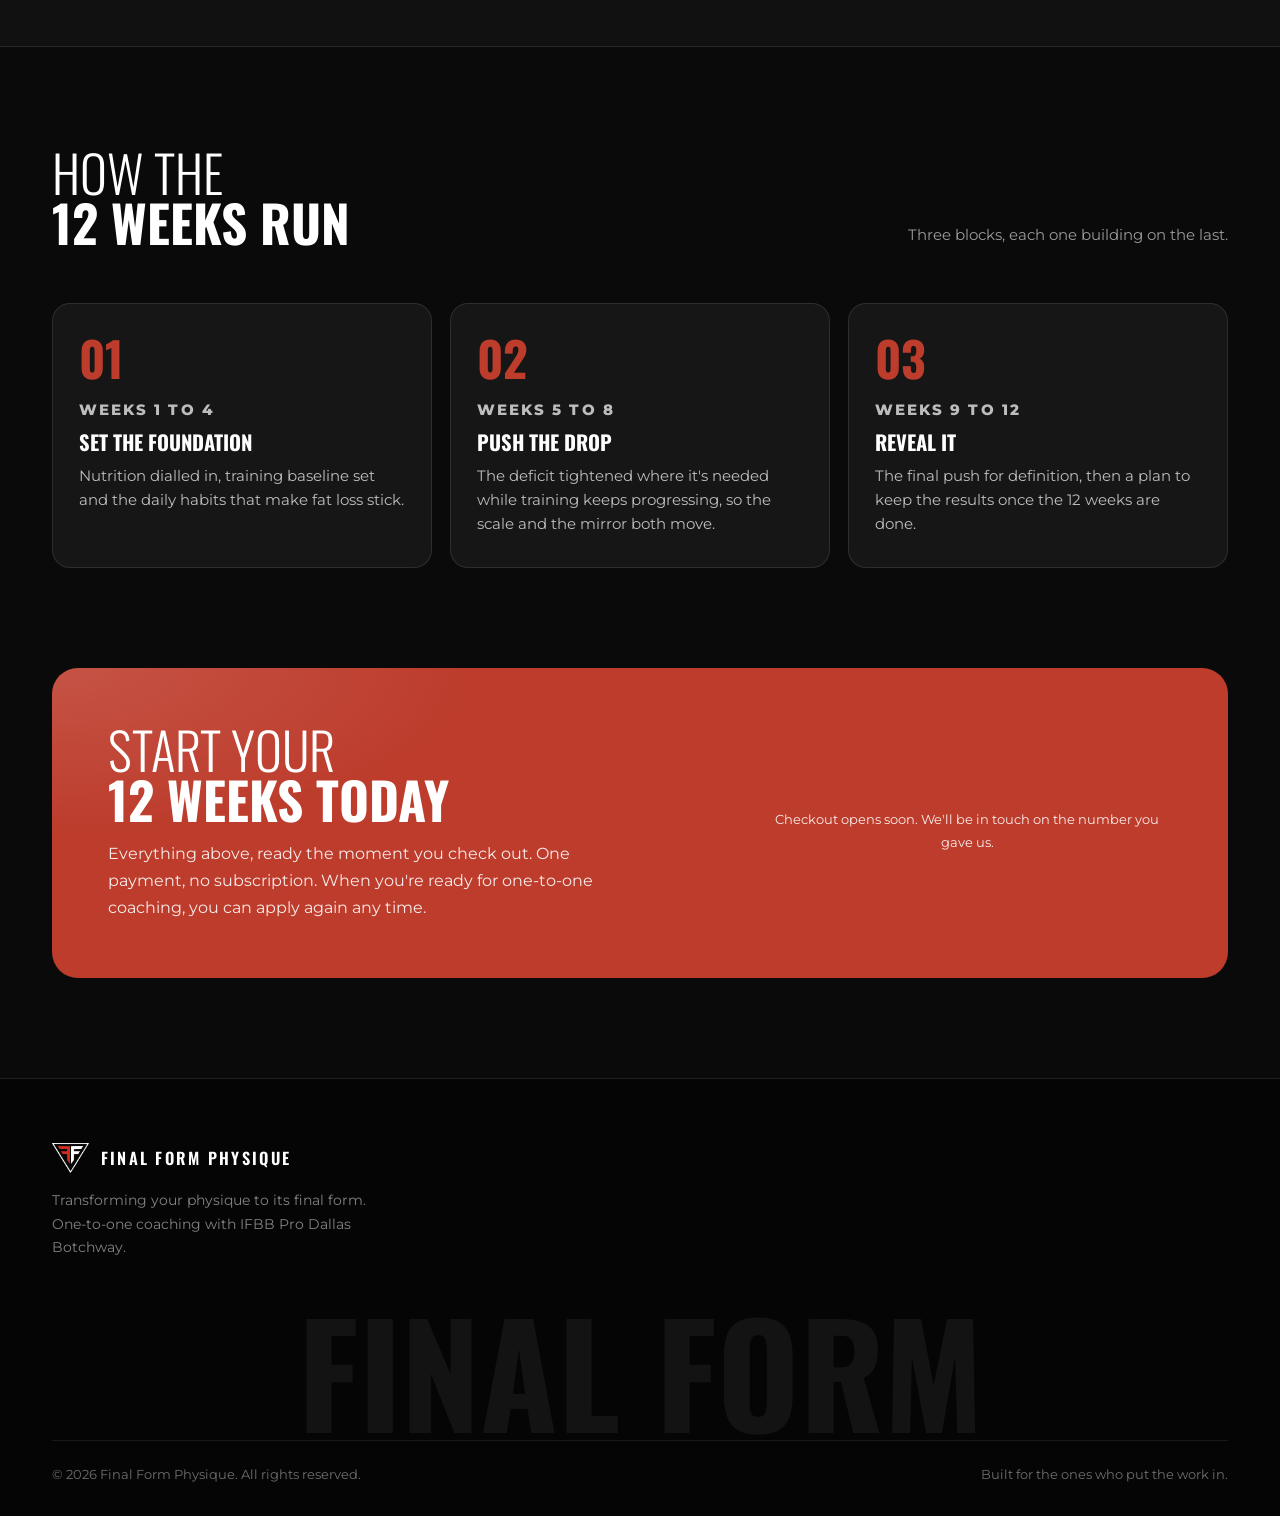
<file: fat-loss.html>
<!DOCTYPE html>
<html lang="en">
<head>
<meta charset="utf-8">
<meta name="viewport" content="width=device-width, initial-scale=1">
<title>Your 12-Week Fat Loss Program | Final Form Physique</title>
<meta name="robots" content="noindex">
<meta name="theme-color" content="#0A0A0A">
<link rel="icon" type="image/png" href="images/favicon.png">
<link rel="apple-touch-icon" href="images/apple-touch-icon.png">
<link rel="preconnect" href="https://fonts.googleapis.com">
<link rel="preconnect" href="https://fonts.gstatic.com" crossorigin>
<link href="https://fonts.googleapis.com/css2?family=Oswald:wght@300;400;500;600;700&family=Montserrat:wght@400;500;600;700;800&display=swap" rel="stylesheet">
<link rel="stylesheet" href="css/site.css">
<script src="js/config.js"></script>
</head>
<body>
<!-- Generated by scripts/build_goals.py. Edit the copy there, not here. -->
<div id="ff-page">

  <div class="ff-nav-wrap">
    <nav class="ff-nav">
      <a href="index.html" class="ff-brand"><img src="images/logo-mark.png" alt="Final Form Physique"><span>Final Form</span></a>
      <a href="#next" class="ff-btn ff-btn-solid ff-btn-sm">Get The Program</a>
    </nav>
  </div>

  <header class="ff-hero ff-ty-hero">
    <div class="ff-shell ff-hero-grid">
      <div>
        <p class="ff-lead" id="ffHello" style="margin-bottom:1.2rem;color:#fff;font-weight:600">Thanks for applying.</p>
        <h1 class="ff-h1"><span class="thin">This is</span><br><span class="red">for you.</span></h1>
        <p class="ff-lead" style="margin:1.4rem 0 1.2rem">One-to-one coaching isn't the right fit for your budget right now. So here's the next best thing: Dallas's plan for your goal, at a fraction of the cost of coaching.</p>
        <p class="ff-h3" style="margin:0 0 1rem">The 12-Week Fat Loss Program</p>
        <p class="ff-lead" style="margin-bottom:2.2rem">Built to strip body fat while holding on to the muscle you&#x27;ve worked for, so the effort you&#x27;re putting in finally shows.</p>
        <div class="ff-hero-btns">
          <a href="#next" class="ff-btn ff-btn-solid">Get The Program</a>
          <a href="#included" class="ff-btn ff-btn-line">What's Included &#8595;</a>
        </div>
      </div>
      <div class="ff-hero-photo">
        <img src="images/photos/kb-overhead.webp" alt="Dallas pressing a kettlebell overhead" style="object-position:50% 30%">
        <div class="ff-hero-badge"><b>12 Weeks</b>Custom Fat Loss</div>
      </div>
    </div>
  </header>

  <section class="ff-sec ff-sec-alt" id="included">
    <div class="ff-shell">
      <div class="ff-head-split">
        <h2 class="ff-h2"><span class="thin">What's in your</span><br>12 weeks</h2>
        <p class="ff-note">Everything you need to run the full 12 weeks, written by Dallas.</p>
      </div>
      <ul class="ff-includes">
          <li><span class="ff-tick"><svg viewBox="0 0 12 12" aria-hidden="true"><path d="M1.6 6.2 4.4 9 10.4 3"/></svg></span><div><b>12 weeks of training</b><span class="t">Written by Dallas to keep your muscle while you lean out, session by session.</span></div></li>
          <li><span class="ff-tick"><svg viewBox="0 0 12 12" aria-hidden="true"><path d="M1.6 6.2 4.4 9 10.4 3"/></svg></span><div><b>Nutrition and macro targets</b><span class="t">A deficit you can actually live with. No starving, no cutting out everything you enjoy.</span></div></li>
          <li><span class="ff-tick"><svg viewBox="0 0 12 12" aria-hidden="true"><path d="M1.6 6.2 4.4 9 10.4 3"/></svg></span><div><b>Steps and cardio set for you</b><span class="t">Exactly how much to do and when, so you&#x27;re not guessing on the treadmill.</span></div></li>
          <li><span class="ff-tick"><svg viewBox="0 0 12 12" aria-hidden="true"><path d="M1.6 6.2 4.4 9 10.4 3"/></svg></span><div><b>Exercise demos</b><span class="t">See how every movement should be done, so every rep counts.</span></div></li>
          <li><span class="ff-tick"><svg viewBox="0 0 12 12" aria-hidden="true"><path d="M1.6 6.2 4.4 9 10.4 3"/></svg></span><div><b>Progression built in</b><span class="t">Each block builds on the last, so the fat keeps coming off.</span></div></li>
          <li><span class="ff-tick"><svg viewBox="0 0 12 12" aria-hidden="true"><path d="M1.6 6.2 4.4 9 10.4 3"/></svg></span><div><b>Yours to keep</b><span class="t">Pay once, no subscription. Run it at your own pace.</span></div></li>
      </ul>
    </div>
  </section>

  <section class="ff-sec">
    <div class="ff-shell">
      <div class="ff-head-split">
        <h2 class="ff-h2"><span class="thin">How the</span><br>12 weeks run</h2>
        <p class="ff-note">Three blocks, each one building on the last.</p>
      </div>
      <div class="ff-steps">
        <div class="ff-step">
          <div class="ff-step-n">01</div>
          <p class="ff-micro" style="margin-bottom:.5rem">Weeks 1 to 4</p>
          <h3 class="ff-h3">Set the foundation</h3>
          <p>Nutrition dialled in, training baseline set and the daily habits that make fat loss stick.</p>
        </div>
        <div class="ff-step">
          <div class="ff-step-n">02</div>
          <p class="ff-micro" style="margin-bottom:.5rem">Weeks 5 to 8</p>
          <h3 class="ff-h3">Push the drop</h3>
          <p>The deficit tightened where it&#x27;s needed while training keeps progressing, so the scale and the mirror both move.</p>
        </div>
        <div class="ff-step">
          <div class="ff-step-n">03</div>
          <p class="ff-micro" style="margin-bottom:.5rem">Weeks 9 to 12</p>
          <h3 class="ff-h3">Reveal it</h3>
          <p>The final push for definition, then a plan to keep the results once the 12 weeks are done.</p>
        </div>
      </div>
    </div>
  </section>

  <section class="ff-sec" id="next" style="padding-top:0">
    <div class="ff-shell">
      <div class="ff-next">
        <div>
          <h2 class="ff-h2"><span class="thin">Start your</span><br>12 weeks today</h2>
          <p>Everything above, ready the moment you check out. One payment, no subscription. When you're ready for one-to-one coaching, you can apply again any time.</p>
          <p class="ff-h2" id="ffPrice" style="margin-top:1.4rem"></p>
        </div>
        <div class="ff-next-actions">
          <a class="ff-btn ff-btn-white" id="ffBuy" href="#" target="_blank" rel="noopener">Get The Program</a>
          <a class="ff-btn ff-wa" id="ffWhatsApp" href="#" target="_blank" rel="noopener"><svg viewBox="0 0 24 24" aria-hidden="true"><path d="M17.472 14.382c-.297-.149-1.758-.867-2.03-.967-.273-.099-.471-.148-.67.15-.197.297-.767.966-.94 1.164-.173.199-.347.223-.644.075-.297-.15-1.255-.463-2.39-1.475-.883-.788-1.48-1.761-1.653-2.059-.173-.297-.018-.458.13-.606.134-.133.298-.347.446-.52.149-.174.198-.298.298-.497.099-.198.05-.371-.025-.52-.075-.149-.669-1.612-.916-2.207-.242-.579-.487-.5-.669-.51-.173-.008-.371-.01-.57-.01-.198 0-.52.074-.792.372-.272.297-1.04 1.016-1.04 2.479 0 1.462 1.065 2.875 1.213 3.074.149.198 2.096 3.2 5.077 4.487.709.306 1.262.489 1.694.625.712.227 1.36.195 1.871.118.571-.085 1.758-.719 2.006-1.413.248-.694.248-1.289.173-1.413-.074-.124-.272-.198-.57-.347m-5.421 7.403h-.004a9.87 9.87 0 0 1-5.031-1.378l-.361-.214-3.741.982.998-3.648-.235-.374a9.86 9.86 0 0 1-1.51-5.26c.001-5.45 4.436-9.884 9.888-9.884 2.64 0 5.122 1.03 6.988 2.898a9.825 9.825 0 0 1 2.893 6.994c-.003 5.45-4.437 9.884-9.885 9.884m8.413-18.297A11.815 11.815 0 0 0 12.05 0C5.495 0 .16 5.335.157 11.892c0 2.096.547 4.142 1.588 5.945L.057 24l6.305-1.654a11.882 11.882 0 0 0 5.683 1.448h.005c6.554 0 11.89-5.335 11.893-11.893a11.821 11.821 0 0 0-3.48-8.413Z"/></svg>Questions? WhatsApp Dallas</a>
          <p class="ff-next-note" id="ffBuyNote">Secure checkout. Instant access.</p>
        </div>
      </div>
    </div>
  </section>

  <footer>
    <div class="ff-shell">
      <div class="ff-foot-top">
        <div>
          <a href="index.html" class="ff-brand"><img src="images/logo-mark.png" alt="Final Form Physique"><span>Final Form Physique</span></a>
          <p>Transforming your physique to its final form. One-to-one coaching with IFBB Pro Dallas Botchway.</p>
        </div>
      </div>
      <div class="ff-wordmark">Final Form</div>
      <div class="ff-foot-bottom">
        <span>&copy; <span class="ff-year">2026</span> Final Form Physique. All rights reserved.</span>
        <span>Built for the ones who put the work in.</span>
      </div>
    </div>
  </footer>

</div>

<script>
(function () {
  "use strict";

  var CFG = window.FF_CONFIG || {};
  var SLUG = "fat-loss";
  var FF_PROGRAM = "Fat Loss";
  var buyUrl = (CFG.checkout || {})[SLUG] || '';
  var price = (CFG.price || {})[SLUG] || '';

  document.querySelectorAll('.ff-year').forEach(function (el) { el.textContent = new Date().getFullYear(); });

  var name = (new URLSearchParams(window.location.search).get('name') || '').replace(/[^\p{L}' -]/gu, '').trim().slice(0, 40);
  if (name) document.getElementById('ffHello').textContent = 'Thanks for applying, ' + name + '.';

  var priceEl = document.getElementById('ffPrice');
  if (price) priceEl.textContent = price; else priceEl.remove();

  /* Until a checkout link is set, the buy buttons are hidden and the
     panel points people to WhatsApp instead. */
  var buy = document.getElementById('ffBuy');
  if (buyUrl) {
    buy.href = buyUrl;
    document.querySelectorAll('a[href="#next"]').forEach(function (a) { a.href = buyUrl; a.target = '_blank'; a.rel = 'noopener'; });
  } else {
    buy.remove();
    document.getElementById('ffBuyNote').textContent = "Checkout opens soon. We'll be in touch on the number you gave us.";
  }

  var wa = document.getElementById('ffWhatsApp');
  if (CFG.whatsapp) {
    var note = 'Hi Dallas, ' + (name ? "it's " + name + '. ' : '') + 'I just did the quiz on your website and I have a question about the 12-week ' + FF_PROGRAM.toLowerCase() + ' program.';
    wa.href = 'https://wa.me/' + CFG.whatsapp.replace(/[^0-9]/g, '') + '?text=' + encodeURIComponent(note);
  } else {
    wa.remove();
  }
})();
</script>
</body>
</html>
</file>
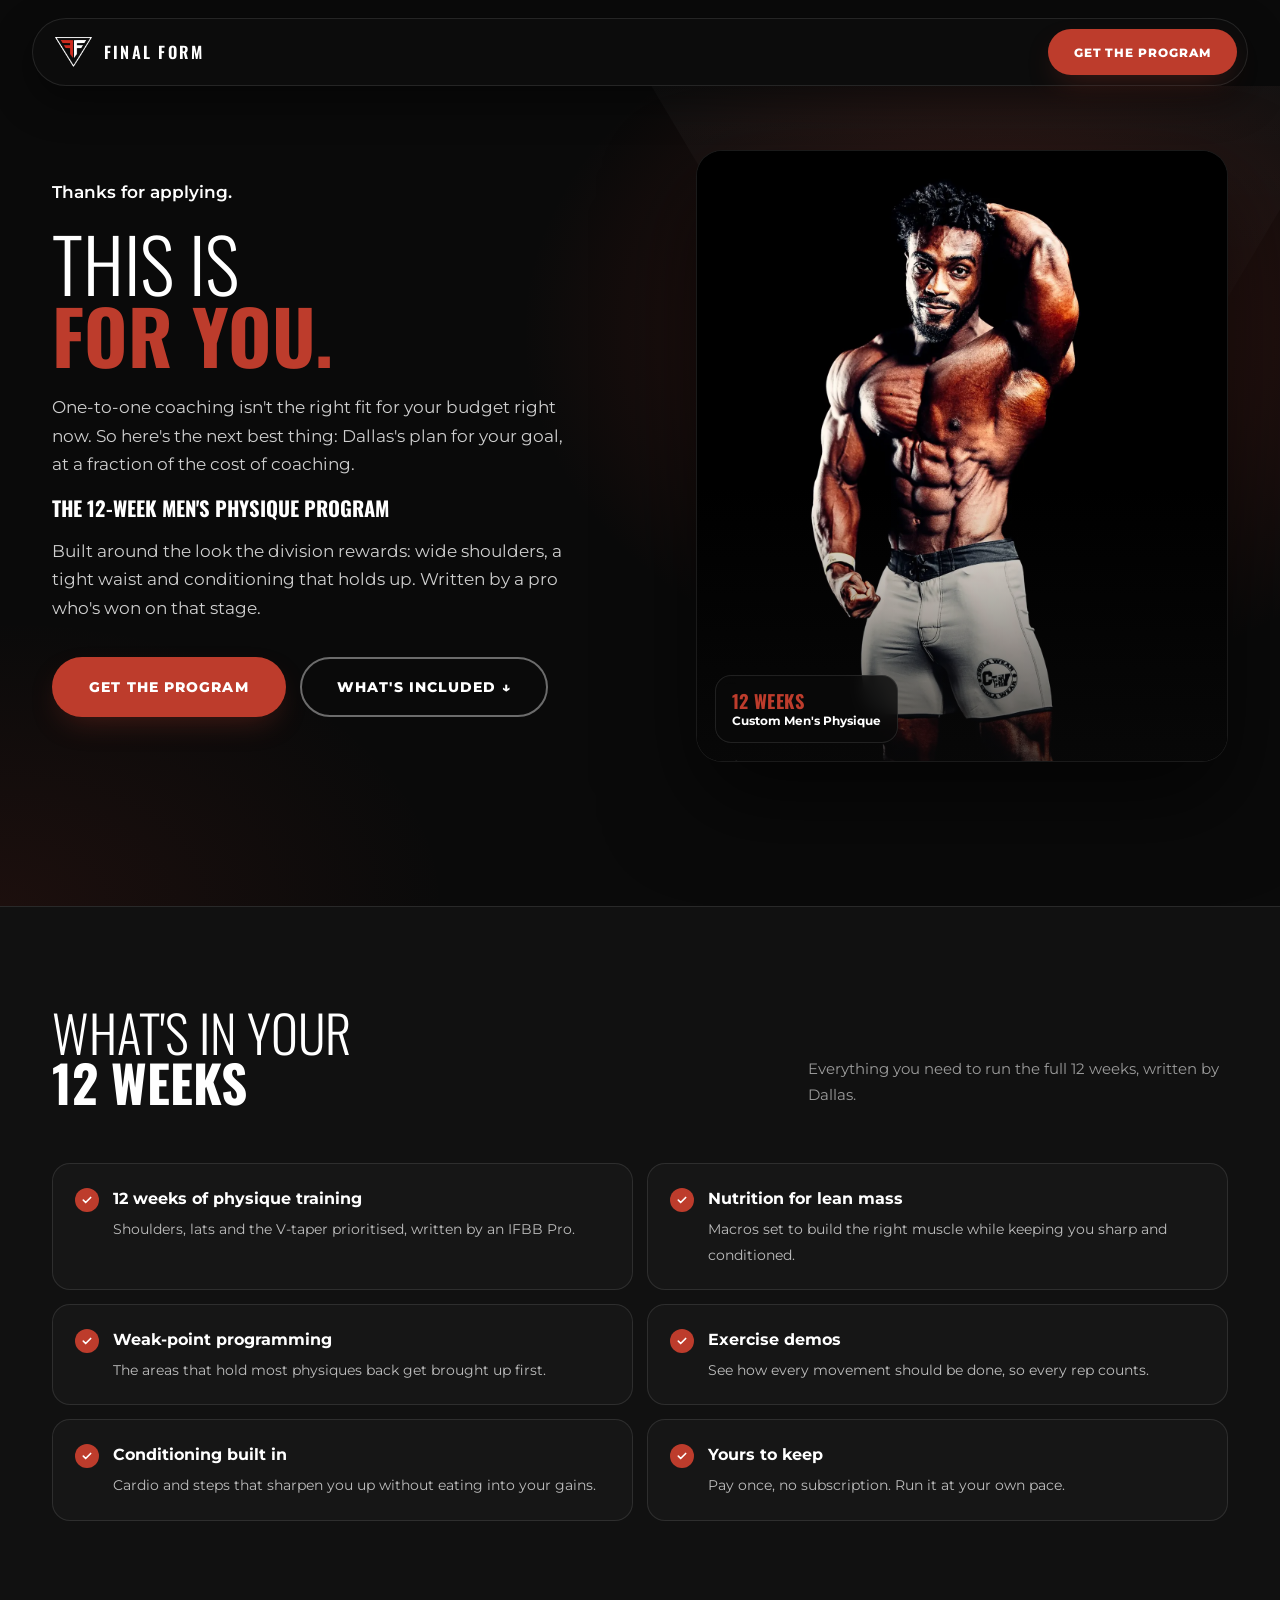
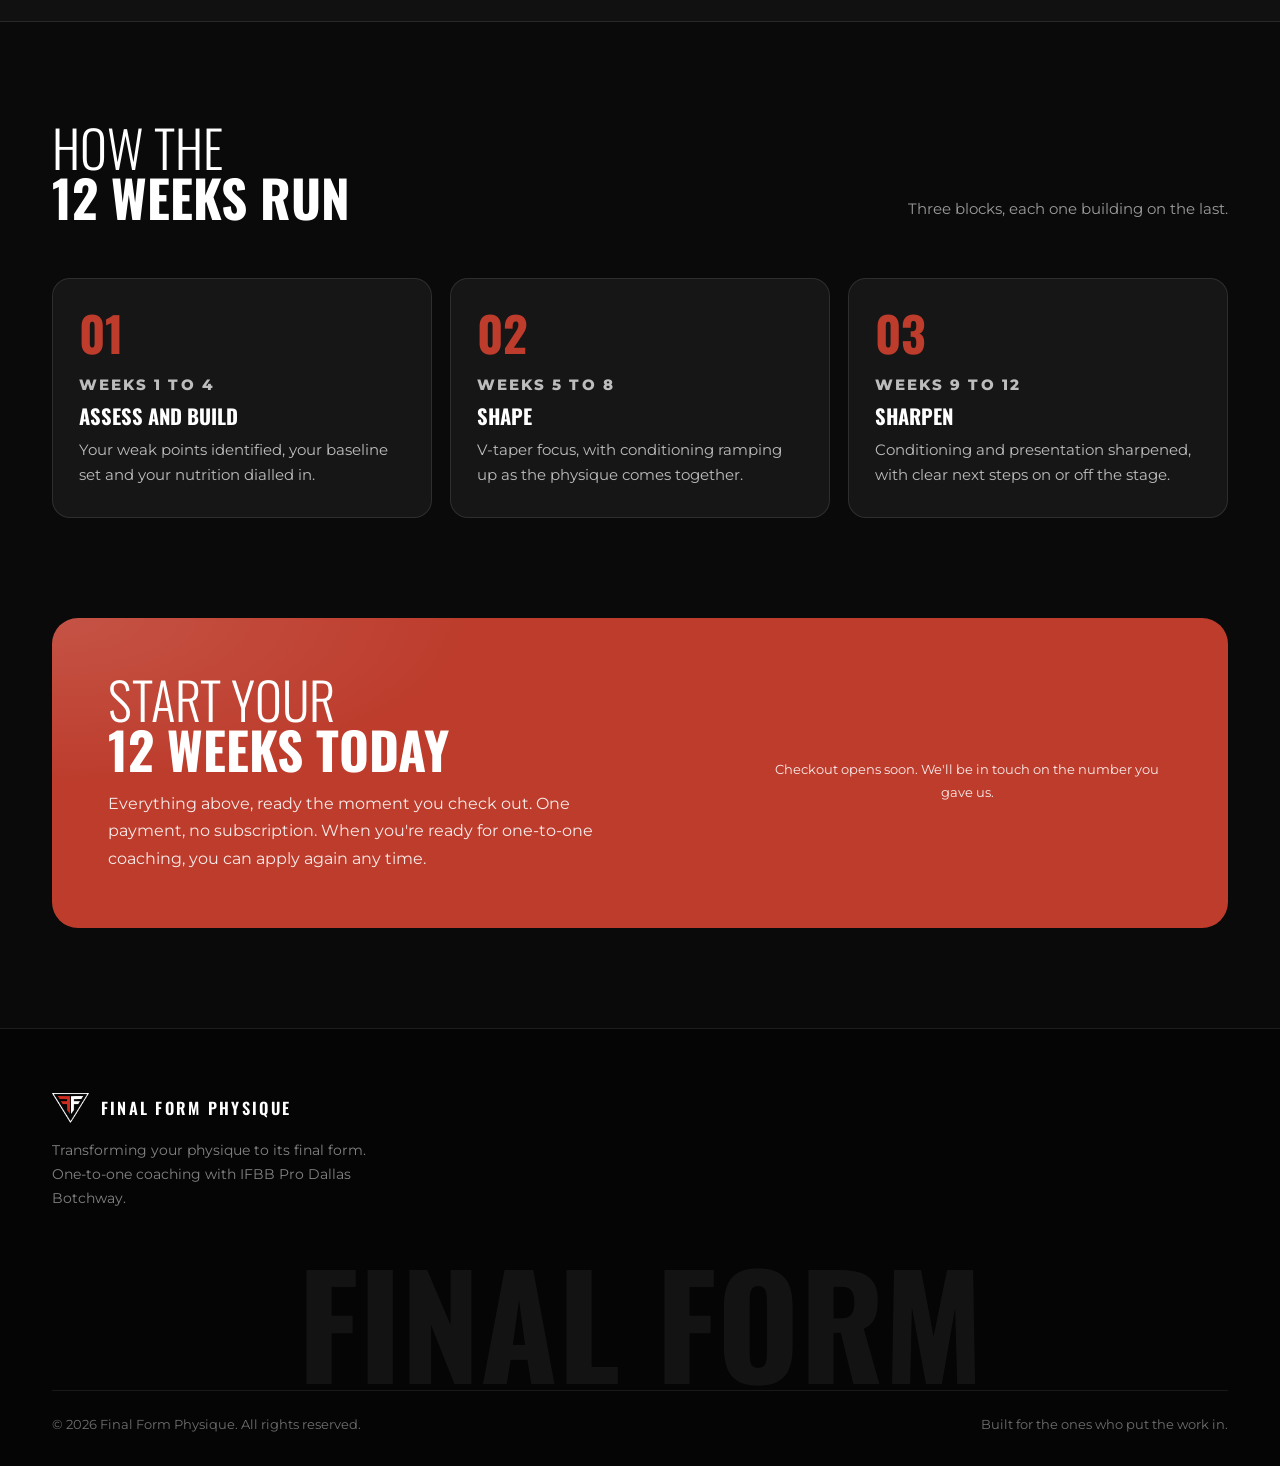
<file: mens-physique.html>
<!DOCTYPE html>
<html lang="en">
<head>
<meta charset="utf-8">
<meta name="viewport" content="width=device-width, initial-scale=1">
<title>Your 12-Week Men&#x27;s Physique Program | Final Form Physique</title>
<meta name="robots" content="noindex">
<meta name="theme-color" content="#0A0A0A">
<link rel="icon" type="image/png" href="images/favicon.png">
<link rel="apple-touch-icon" href="images/apple-touch-icon.png">
<link rel="preconnect" href="https://fonts.googleapis.com">
<link rel="preconnect" href="https://fonts.gstatic.com" crossorigin>
<link href="https://fonts.googleapis.com/css2?family=Oswald:wght@300;400;500;600;700&family=Montserrat:wght@400;500;600;700;800&display=swap" rel="stylesheet">
<link rel="stylesheet" href="css/site.css">
<script src="js/config.js"></script>
</head>
<body>
<!-- Generated by scripts/build_goals.py. Edit the copy there, not here. -->
<div id="ff-page">

  <div class="ff-nav-wrap">
    <nav class="ff-nav">
      <a href="index.html" class="ff-brand"><img src="images/logo-mark.png" alt="Final Form Physique"><span>Final Form</span></a>
      <a href="#next" class="ff-btn ff-btn-solid ff-btn-sm">Get The Program</a>
    </nav>
  </div>

  <header class="ff-hero ff-ty-hero">
    <div class="ff-shell ff-hero-grid">
      <div>
        <p class="ff-lead" id="ffHello" style="margin-bottom:1.2rem;color:#fff;font-weight:600">Thanks for applying.</p>
        <h1 class="ff-h1"><span class="thin">This is</span><br><span class="red">for you.</span></h1>
        <p class="ff-lead" style="margin:1.4rem 0 1.2rem">One-to-one coaching isn't the right fit for your budget right now. So here's the next best thing: Dallas's plan for your goal, at a fraction of the cost of coaching.</p>
        <p class="ff-h3" style="margin:0 0 1rem">The 12-Week Men&#x27;s Physique Program</p>
        <p class="ff-lead" style="margin-bottom:2.2rem">Built around the look the division rewards: wide shoulders, a tight waist and conditioning that holds up. Written by a pro who&#x27;s won on that stage.</p>
        <div class="ff-hero-btns">
          <a href="#next" class="ff-btn ff-btn-solid">Get The Program</a>
          <a href="#included" class="ff-btn ff-btn-line">What's Included &#8595;</a>
        </div>
      </div>
      <div class="ff-hero-photo">
        <img src="images/photos/hero-studio.webp" alt="Dallas Botchway, studio shot on black" style="object-position:50% 15%">
        <div class="ff-hero-badge"><b>12 Weeks</b>Custom Men&#x27;s Physique</div>
      </div>
    </div>
  </header>

  <section class="ff-sec ff-sec-alt" id="included">
    <div class="ff-shell">
      <div class="ff-head-split">
        <h2 class="ff-h2"><span class="thin">What's in your</span><br>12 weeks</h2>
        <p class="ff-note">Everything you need to run the full 12 weeks, written by Dallas.</p>
      </div>
      <ul class="ff-includes">
          <li><span class="ff-tick"><svg viewBox="0 0 12 12" aria-hidden="true"><path d="M1.6 6.2 4.4 9 10.4 3"/></svg></span><div><b>12 weeks of physique training</b><span class="t">Shoulders, lats and the V-taper prioritised, written by an IFBB Pro.</span></div></li>
          <li><span class="ff-tick"><svg viewBox="0 0 12 12" aria-hidden="true"><path d="M1.6 6.2 4.4 9 10.4 3"/></svg></span><div><b>Nutrition for lean mass</b><span class="t">Macros set to build the right muscle while keeping you sharp and conditioned.</span></div></li>
          <li><span class="ff-tick"><svg viewBox="0 0 12 12" aria-hidden="true"><path d="M1.6 6.2 4.4 9 10.4 3"/></svg></span><div><b>Weak-point programming</b><span class="t">The areas that hold most physiques back get brought up first.</span></div></li>
          <li><span class="ff-tick"><svg viewBox="0 0 12 12" aria-hidden="true"><path d="M1.6 6.2 4.4 9 10.4 3"/></svg></span><div><b>Exercise demos</b><span class="t">See how every movement should be done, so every rep counts.</span></div></li>
          <li><span class="ff-tick"><svg viewBox="0 0 12 12" aria-hidden="true"><path d="M1.6 6.2 4.4 9 10.4 3"/></svg></span><div><b>Conditioning built in</b><span class="t">Cardio and steps that sharpen you up without eating into your gains.</span></div></li>
          <li><span class="ff-tick"><svg viewBox="0 0 12 12" aria-hidden="true"><path d="M1.6 6.2 4.4 9 10.4 3"/></svg></span><div><b>Yours to keep</b><span class="t">Pay once, no subscription. Run it at your own pace.</span></div></li>
      </ul>
    </div>
  </section>

  <section class="ff-sec">
    <div class="ff-shell">
      <div class="ff-head-split">
        <h2 class="ff-h2"><span class="thin">How the</span><br>12 weeks run</h2>
        <p class="ff-note">Three blocks, each one building on the last.</p>
      </div>
      <div class="ff-steps">
        <div class="ff-step">
          <div class="ff-step-n">01</div>
          <p class="ff-micro" style="margin-bottom:.5rem">Weeks 1 to 4</p>
          <h3 class="ff-h3">Assess and build</h3>
          <p>Your weak points identified, your baseline set and your nutrition dialled in.</p>
        </div>
        <div class="ff-step">
          <div class="ff-step-n">02</div>
          <p class="ff-micro" style="margin-bottom:.5rem">Weeks 5 to 8</p>
          <h3 class="ff-h3">Shape</h3>
          <p>V-taper focus, with conditioning ramping up as the physique comes together.</p>
        </div>
        <div class="ff-step">
          <div class="ff-step-n">03</div>
          <p class="ff-micro" style="margin-bottom:.5rem">Weeks 9 to 12</p>
          <h3 class="ff-h3">Sharpen</h3>
          <p>Conditioning and presentation sharpened, with clear next steps on or off the stage.</p>
        </div>
      </div>
    </div>
  </section>

  <section class="ff-sec" id="next" style="padding-top:0">
    <div class="ff-shell">
      <div class="ff-next">
        <div>
          <h2 class="ff-h2"><span class="thin">Start your</span><br>12 weeks today</h2>
          <p>Everything above, ready the moment you check out. One payment, no subscription. When you're ready for one-to-one coaching, you can apply again any time.</p>
          <p class="ff-h2" id="ffPrice" style="margin-top:1.4rem"></p>
        </div>
        <div class="ff-next-actions">
          <a class="ff-btn ff-btn-white" id="ffBuy" href="#" target="_blank" rel="noopener">Get The Program</a>
          <a class="ff-btn ff-wa" id="ffWhatsApp" href="#" target="_blank" rel="noopener"><svg viewBox="0 0 24 24" aria-hidden="true"><path d="M17.472 14.382c-.297-.149-1.758-.867-2.03-.967-.273-.099-.471-.148-.67.15-.197.297-.767.966-.94 1.164-.173.199-.347.223-.644.075-.297-.15-1.255-.463-2.39-1.475-.883-.788-1.48-1.761-1.653-2.059-.173-.297-.018-.458.13-.606.134-.133.298-.347.446-.52.149-.174.198-.298.298-.497.099-.198.05-.371-.025-.52-.075-.149-.669-1.612-.916-2.207-.242-.579-.487-.5-.669-.51-.173-.008-.371-.01-.57-.01-.198 0-.52.074-.792.372-.272.297-1.04 1.016-1.04 2.479 0 1.462 1.065 2.875 1.213 3.074.149.198 2.096 3.2 5.077 4.487.709.306 1.262.489 1.694.625.712.227 1.36.195 1.871.118.571-.085 1.758-.719 2.006-1.413.248-.694.248-1.289.173-1.413-.074-.124-.272-.198-.57-.347m-5.421 7.403h-.004a9.87 9.87 0 0 1-5.031-1.378l-.361-.214-3.741.982.998-3.648-.235-.374a9.86 9.86 0 0 1-1.51-5.26c.001-5.45 4.436-9.884 9.888-9.884 2.64 0 5.122 1.03 6.988 2.898a9.825 9.825 0 0 1 2.893 6.994c-.003 5.45-4.437 9.884-9.885 9.884m8.413-18.297A11.815 11.815 0 0 0 12.05 0C5.495 0 .16 5.335.157 11.892c0 2.096.547 4.142 1.588 5.945L.057 24l6.305-1.654a11.882 11.882 0 0 0 5.683 1.448h.005c6.554 0 11.89-5.335 11.893-11.893a11.821 11.821 0 0 0-3.48-8.413Z"/></svg>Questions? WhatsApp Dallas</a>
          <p class="ff-next-note" id="ffBuyNote">Secure checkout. Instant access.</p>
        </div>
      </div>
    </div>
  </section>

  <footer>
    <div class="ff-shell">
      <div class="ff-foot-top">
        <div>
          <a href="index.html" class="ff-brand"><img src="images/logo-mark.png" alt="Final Form Physique"><span>Final Form Physique</span></a>
          <p>Transforming your physique to its final form. One-to-one coaching with IFBB Pro Dallas Botchway.</p>
        </div>
      </div>
      <div class="ff-wordmark">Final Form</div>
      <div class="ff-foot-bottom">
        <span>&copy; <span class="ff-year">2026</span> Final Form Physique. All rights reserved.</span>
        <span>Built for the ones who put the work in.</span>
      </div>
    </div>
  </footer>

</div>

<script>
(function () {
  "use strict";

  var CFG = window.FF_CONFIG || {};
  var SLUG = "mens-physique";
  var FF_PROGRAM = "Men's Physique";
  var buyUrl = (CFG.checkout || {})[SLUG] || '';
  var price = (CFG.price || {})[SLUG] || '';

  document.querySelectorAll('.ff-year').forEach(function (el) { el.textContent = new Date().getFullYear(); });

  var name = (new URLSearchParams(window.location.search).get('name') || '').replace(/[^\p{L}' -]/gu, '').trim().slice(0, 40);
  if (name) document.getElementById('ffHello').textContent = 'Thanks for applying, ' + name + '.';

  var priceEl = document.getElementById('ffPrice');
  if (price) priceEl.textContent = price; else priceEl.remove();

  /* Until a checkout link is set, the buy buttons are hidden and the
     panel points people to WhatsApp instead. */
  var buy = document.getElementById('ffBuy');
  if (buyUrl) {
    buy.href = buyUrl;
    document.querySelectorAll('a[href="#next"]').forEach(function (a) { a.href = buyUrl; a.target = '_blank'; a.rel = 'noopener'; });
  } else {
    buy.remove();
    document.getElementById('ffBuyNote').textContent = "Checkout opens soon. We'll be in touch on the number you gave us.";
  }

  var wa = document.getElementById('ffWhatsApp');
  if (CFG.whatsapp) {
    var note = 'Hi Dallas, ' + (name ? "it's " + name + '. ' : '') + 'I just did the quiz on your website and I have a question about the 12-week ' + FF_PROGRAM.toLowerCase() + ' program.';
    wa.href = 'https://wa.me/' + CFG.whatsapp.replace(/[^0-9]/g, '') + '?text=' + encodeURIComponent(note);
  } else {
    wa.remove();
  }
})();
</script>
</body>
</html>
</file>
<file: css/site.css>
/* ===================================================================
   FINAL FORM PHYSIQUE  |  shared stylesheet
   Used by the homepage and the three goal pages.
   Colours come from the FF logo: black, white and the logo red.
   =================================================================== */

html, body { margin: 0; padding: 0; background: #0A0A0A; }
html { scroll-behavior: smooth; }

#ff-page {
  --ff-red: #BD3C2C;
  --ff-red-dark: #9C2F21;
  --ff-red-glow: rgba(189, 60, 44, 0.35);
  --ff-red-soft: rgba(189, 60, 44, 0.14);
  --ff-black: #0A0A0A;
  --ff-ink: #111111;
  --ff-card: #161616;
  --ff-white: #FFFFFF;
  --ff-text: #EDEDED;
  --ff-muted: #9B9B9B;
  --ff-line: rgba(255, 255, 255, 0.10);
  --ff-shell: 1240px;
  --ff-r-lg: 26px;
  --ff-r-md: 18px;

  position: relative;
  overflow-x: hidden;
  background: var(--ff-black);
  color: var(--ff-text);
  font-family: 'Montserrat', system-ui, sans-serif;
  font-size: 16px;
  line-height: 1.6;
  -webkit-font-smoothing: antialiased;
}
#ff-page *, #ff-page *::before, #ff-page *::after { box-sizing: border-box; margin: 0; padding: 0; }
#ff-page img { max-width: 100%; display: block; }
#ff-page .ff-shell { width: 100%; max-width: var(--ff-shell); margin: 0 auto; padding-inline: 32px; }

/* ─── Type ───────────────────────────────────────────────────── */

#ff-page .ff-h1, #ff-page .ff-h2, #ff-page .ff-h3 {
  font-family: 'Oswald', 'Montserrat', sans-serif;
  text-transform: uppercase;
  line-height: 0.98;
  font-weight: 700;
  color: var(--ff-white);
}
#ff-page .thin { font-weight: 300; }
#ff-page .red { color: var(--ff-red); }
#ff-page .ff-h1 { font-size: clamp(2.8rem, 5.8vw, 5rem); }
#ff-page .ff-h2 { font-size: clamp(2rem, 4vw, 3.4rem); }
#ff-page .ff-h3 { font-size: clamp(1.15rem, 1.6vw, 1.4rem); line-height: 1.15; }
#ff-page .ff-lead { font-size: 1.04rem; line-height: 1.7; color: #CFCFCF; max-width: 48ch; }
#ff-page .ff-note { font-size: 0.95rem; line-height: 1.7; color: var(--ff-muted); }
#ff-page .ff-micro { font-size: 0.74rem; font-weight: 800; letter-spacing: 0.14em; text-transform: uppercase; color: var(--ff-muted); }

#ff-page .ff-head-split {
  display: grid;
  grid-template-columns: minmax(0, 1.15fr) minmax(0, 0.85fr);
  gap: 48px;
  align-items: end;
  margin-bottom: 56px;
}
#ff-page .ff-head-split .ff-note { max-width: 42ch; justify-self: end; }
#ff-page .ff-centred { text-align: center; max-width: 720px; margin: 0 auto 56px; }
#ff-page .ff-centred .ff-note { margin: 1.1rem auto 0; max-width: 54ch; }

/* ─── Buttons ────────────────────────────────────────────────── */

#ff-page .ff-btn {
  display: inline-flex;
  align-items: center;
  justify-content: center;
  gap: 10px;
  padding: 1.05rem 2.2rem;
  border-radius: 100px;
  border: 2px solid transparent;
  font-family: 'Montserrat', sans-serif;
  font-size: 0.86rem;
  font-weight: 800;
  letter-spacing: 0.08em;
  text-transform: uppercase;
  text-decoration: none;
  cursor: pointer;
  transition: background .18s, color .18s, border-color .18s, transform .18s;
}
#ff-page .ff-btn-solid { background: var(--ff-red); color: #fff; box-shadow: 0 12px 30px -10px var(--ff-red-glow); }
#ff-page .ff-btn-solid:hover { background: var(--ff-red-dark); transform: translateY(-2px); }
#ff-page .ff-btn-line { background: transparent; color: #fff; border-color: rgba(255,255,255,0.4); }
#ff-page .ff-btn-line:hover { border-color: #fff; background: #fff; color: var(--ff-black); }
#ff-page .ff-btn-sm { padding: 0.72rem 1.5rem; font-size: 0.75rem; }

#ff-page .ff-tick { width: 19px; height: 19px; border-radius: 50%; background: var(--ff-red); display: flex; align-items: center; justify-content: center; flex-shrink: 0; }
#ff-page .ff-tick svg { width: 10px; height: 10px; fill: none; stroke: #fff; stroke-width: 2; stroke-linecap: round; stroke-linejoin: round; }

/* ─── Nav ────────────────────────────────────────────────────── */

#ff-page .ff-nav-wrap { position: sticky; top: 0; z-index: 90; padding: 18px 32px 0; }
#ff-page .ff-nav {
  max-width: var(--ff-shell);
  margin: 0 auto;
  background: rgba(14,14,14,0.82);
  backdrop-filter: blur(14px);
  -webkit-backdrop-filter: blur(14px);
  border: 1px solid var(--ff-line);
  border-radius: 100px;
  box-shadow: 0 14px 40px rgba(0,0,0,0.45);
  display: flex;
  align-items: center;
  justify-content: space-between;
  gap: 24px;
  padding: 10px 10px 10px 22px;
}
#ff-page .ff-brand { display: flex; align-items: center; gap: 12px; text-decoration: none; color: #fff; }
#ff-page .ff-brand img { height: 30px; width: auto; }
#ff-page .ff-brand span { font-family: 'Oswald', sans-serif; font-weight: 600; font-size: 1.02rem; letter-spacing: 0.14em; text-transform: uppercase; white-space: nowrap; }
#ff-page .ff-nav-links { display: flex; gap: 30px; list-style: none; }
#ff-page .ff-nav-links a { font-size: 0.85rem; font-weight: 600; color: #CFCFCF; text-decoration: none; transition: color .18s; }
#ff-page .ff-nav-links a:hover { color: var(--ff-red); }

/* ─── Hero ───────────────────────────────────────────────────── */

#ff-page .ff-hero {
  position: relative;
  background:
    radial-gradient(ellipse 60% 70% at 78% 30%, rgba(189,60,44,0.28) 0%, transparent 62%),
    radial-gradient(ellipse 50% 50% at 0% 100%, rgba(189,60,44,0.10) 0%, transparent 70%),
    var(--ff-black);
  padding: 64px 0 0;
  overflow: hidden;
}
#ff-page .ff-hero::before {
  content: "";
  position: absolute;
  right: -8%; top: -6%;
  width: 760px; height: 640px;
  clip-path: polygon(0 0, 100% 0, 50% 100%);
  background: linear-gradient(180deg, rgba(255,255,255,0.035), transparent 70%);
  pointer-events: none;
}
#ff-page .ff-hero-grid {
  position: relative;
  display: grid;
  grid-template-columns: minmax(0, 1.05fr) minmax(0, 0.95fr);
  gap: 56px;
  align-items: center;
  padding-bottom: 64px;
}
#ff-page .ff-hero h1 { margin-bottom: 1.4rem; }
#ff-page .ff-hero .ff-lead { margin-bottom: 2.2rem; }
#ff-page .ff-hero-btns { display: flex; gap: 14px; flex-wrap: wrap; margin-bottom: 1.1rem; }

#ff-page .ff-hero-photo {
  position: relative;
  border-radius: var(--ff-r-lg);
  overflow: hidden;
  background: #000;
  border: 1px solid var(--ff-line);
  box-shadow: 0 40px 90px rgba(0,0,0,0.6);
  aspect-ratio: 4 / 4.6;
}
#ff-page .ff-hero-photo img { width: 100%; height: 100%; object-fit: cover; object-position: 50% 18%; }
#ff-page .ff-hero-photo::after { content: ""; position: absolute; inset: 0; background: linear-gradient(180deg, transparent 55%, rgba(10,10,10,0.75) 100%); }
#ff-page .ff-hero-badge {
  position: absolute;
  left: 18px; bottom: 18px;
  z-index: 2;
  background: rgba(10,10,10,0.78);
  backdrop-filter: blur(8px);
  border: 1px solid var(--ff-line);
  border-radius: 16px;
  padding: 12px 16px;
  font-size: 0.74rem;
  font-weight: 700;
  line-height: 1.4;
  color: #fff;
}
#ff-page .ff-hero-badge b { display: block; font-family: 'Oswald', sans-serif; font-size: 1.15rem; text-transform: uppercase; color: var(--ff-red); letter-spacing: 0.02em; }

/* ─── Marquee ────────────────────────────────────────────────── */

#ff-page .ff-marquee { background: var(--ff-red); color: #fff; transform: rotate(-1.6deg) scale(1.05); margin: 0 0 86px; padding: 18px 0; overflow: hidden; }
#ff-page .ff-marquee-row { display: flex; gap: 46px; align-items: center; white-space: nowrap; animation: ff-slide 34s linear infinite; width: max-content; }
@keyframes ff-slide { from { transform: translateX(0); } to { transform: translateX(-50%); } }
#ff-page .ff-marquee-item { font-family: 'Oswald', sans-serif; font-size: 1.1rem; font-weight: 500; letter-spacing: 0.06em; text-transform: uppercase; }
#ff-page .ff-marquee-item b { font-weight: 700; }
#ff-page .ff-marquee-tri { width: 12px; height: 10px; background: #fff; clip-path: polygon(0 0, 100% 0, 50% 100%); opacity: .85; }
@media (prefers-reduced-motion: reduce) { #ff-page .ff-marquee-row { animation: none; } }

/* ─── Sections ───────────────────────────────────────────────── */

#ff-page .ff-sec { padding: 100px 0; }
#ff-page .ff-sec-alt { background: var(--ff-ink); border-top: 1px solid var(--ff-line); border-bottom: 1px solid var(--ff-line); }

/* ─── What you get (feature cards) ───────────────────────────── */

#ff-page .ff-features { display: grid; grid-template-columns: repeat(4, minmax(0, 1fr)); gap: 18px; }
#ff-page .ff-feature { background: var(--ff-card); border: 1px solid var(--ff-line); border-radius: var(--ff-r-md); padding: 28px 24px; transition: border-color .2s, transform .2s; }
#ff-page .ff-feature:hover { border-color: rgba(189,60,44,0.6); transform: translateY(-3px); }
#ff-page .ff-feature-ico { width: 46px; height: 46px; border-radius: 14px; background: var(--ff-red-soft); color: var(--ff-red); display: grid; place-items: center; margin-bottom: 20px; }
#ff-page .ff-feature-ico svg { width: 24px; height: 24px; }
#ff-page .ff-feature .ff-h3 { margin-bottom: 0.7rem; }
#ff-page .ff-feature p { font-size: 0.92rem; line-height: 1.65; color: #BDBDBD; }

/* ─── Goal cards ─────────────────────────────────────────────── */

#ff-page .ff-goals { display: grid; grid-template-columns: repeat(3, minmax(0, 1fr)); gap: 22px; }
#ff-page .ff-goal {
  position: relative;
  display: flex;
  flex-direction: column;
  justify-content: flex-end;
  min-height: 460px;
  border-radius: var(--ff-r-lg);
  overflow: hidden;
  border: 1px solid var(--ff-line);
  text-decoration: none;
  color: #fff;
  background: #000;
  cursor: pointer;
  text-align: left;
  font: inherit;
}
#ff-page .ff-goal img { position: absolute; inset: 0; width: 100%; height: 100%; object-fit: cover; object-position: 50% 22%; transition: transform .6s; }
#ff-page .ff-goal::after { content: ""; position: absolute; inset: 0; background: linear-gradient(180deg, rgba(10,10,10,0.05) 25%, rgba(10,10,10,0.92) 80%); }
#ff-page .ff-goal:hover img { transform: scale(1.05); }
#ff-page .ff-goal:hover { border-color: var(--ff-red); }
#ff-page .ff-goal-body { position: relative; z-index: 1; padding: 28px; }
#ff-page .ff-goal-weeks { display: inline-block; background: var(--ff-red); border-radius: 100px; padding: 5px 13px; font-size: 0.66rem; font-weight: 800; letter-spacing: 0.14em; text-transform: uppercase; margin-bottom: 14px; }
#ff-page .ff-goal .ff-h3 { font-size: 1.7rem; margin-bottom: 0.6rem; }
#ff-page .ff-goal p { font-size: 0.9rem; line-height: 1.6; color: #D2D2D2; margin-bottom: 18px; }
#ff-page .ff-goal-go { font-size: 0.76rem; font-weight: 800; letter-spacing: 0.1em; text-transform: uppercase; color: #fff; display: inline-flex; gap: 8px; align-items: center; }
#ff-page .ff-goal-go span { color: var(--ff-red); transition: transform .2s; }
#ff-page .ff-goal:hover .ff-goal-go span { transform: translateX(4px); }

/* ─── Steps ──────────────────────────────────────────────────── */

#ff-page .ff-steps { display: grid; grid-template-columns: repeat(3, minmax(0, 1fr)); gap: 18px; counter-reset: step; }
#ff-page .ff-step { position: relative; background: var(--ff-card); border: 1px solid var(--ff-line); border-radius: var(--ff-r-md); padding: 30px 26px; }
#ff-page .ff-step-n { font-family: 'Oswald', sans-serif; font-size: 3rem; font-weight: 700; line-height: 1; color: var(--ff-red); margin-bottom: 16px; }
#ff-page .ff-step .ff-h3 { margin-bottom: 0.6rem; }
#ff-page .ff-step p { font-size: 0.92rem; line-height: 1.65; color: #BDBDBD; }

/* ─── Photo strip ────────────────────────────────────────────── */

#ff-page .ff-strip { overflow: hidden; }
#ff-page .ff-strip-row { display: flex; gap: 18px; width: max-content; animation: ff-slide 60s linear infinite; }
#ff-page .ff-strip:hover .ff-strip-row { animation-play-state: paused; }
#ff-page .ff-strip-row figure { flex: 0 0 auto; width: 280px; height: 380px; border-radius: var(--ff-r-md); overflow: hidden; border: 1px solid var(--ff-line); background: #000; }
#ff-page .ff-strip-row img { width: 100%; height: 100%; object-fit: cover; }
@media (prefers-reduced-motion: reduce) { #ff-page .ff-strip-row { animation: none; } #ff-page .ff-strip { overflow-x: auto; } }

/* ─── Meet Dallas ────────────────────────────────────────────── */

#ff-page .ff-coach { display: grid; grid-template-columns: minmax(0, 0.95fr) minmax(0, 1.05fr); gap: 64px; align-items: center; }
#ff-page .ff-coach-photos { position: relative; padding-bottom: 60px; }
#ff-page .ff-coach-photo { border-radius: var(--ff-r-lg); overflow: hidden; border: 1px solid var(--ff-line); box-shadow: 0 32px 66px rgba(0,0,0,0.55); width: 82%; }
#ff-page .ff-coach-photo img { width: 100%; aspect-ratio: 4 / 5; object-fit: cover; object-position: 50% 20%; }
#ff-page .ff-coach-inset { position: absolute; right: 0; bottom: 0; width: 44%; border-radius: var(--ff-r-md); overflow: hidden; border: 4px solid var(--ff-black); outline: 2px solid var(--ff-red); box-shadow: 0 24px 50px rgba(0,0,0,0.6); }
#ff-page .ff-coach-inset img { width: 100%; aspect-ratio: 3 / 4; object-fit: cover; object-position: 50% 30%; }
#ff-page .ff-coach-copy p + p { margin-top: 1.1rem; }
#ff-page .ff-creds { display: grid; grid-template-columns: repeat(3, minmax(0, 1fr)); gap: 12px; margin-top: 2.2rem; }
#ff-page .ff-cred { background: var(--ff-card); border: 1px solid var(--ff-line); border-radius: var(--ff-r-md); padding: 18px 16px; }
#ff-page .ff-stat-num { font-family: 'Oswald', sans-serif; font-size: 1.35rem; font-weight: 700; line-height: 1; color: #fff; text-transform: uppercase; }
#ff-page .ff-stat-lbl { font-size: 0.68rem; font-weight: 700; letter-spacing: 0.14em; text-transform: uppercase; color: var(--ff-muted); margin-top: 6px; }

/* ─── FAQ ────────────────────────────────────────────────────── */

#ff-page .ff-faq-grid { display: grid; grid-template-columns: minmax(0, 0.8fr) minmax(0, 1.2fr); gap: 64px; align-items: start; }
#ff-page .ff-faq-list { border-top: 1px solid var(--ff-line); }
#ff-page .ff-faq-item { border-bottom: 1px solid var(--ff-line); }
#ff-page .ff-faq-q { width: 100%; display: flex; align-items: center; gap: 18px; padding: 22px 4px; background: none; border: none; text-align: left; cursor: pointer; font-family: 'Montserrat', sans-serif; font-size: 1rem; font-weight: 700; color: #fff; }
#ff-page .ff-faq-n { font-size: 0.7rem; font-weight: 800; color: var(--ff-red); letter-spacing: 0.1em; flex-shrink: 0; width: 24px; }
#ff-page .ff-faq-q .t { flex: 1; }
#ff-page .ff-faq-ico { width: 30px; height: 30px; border-radius: 50%; border: 1.5px solid var(--ff-line); display: grid; place-items: center; flex-shrink: 0; font-size: 1.05rem; line-height: 1; color: var(--ff-red); transition: background .2s, color .2s, transform .2s; }
#ff-page .ff-faq-item.open .ff-faq-ico { background: var(--ff-red); border-color: var(--ff-red); color: #fff; transform: rotate(45deg); }
#ff-page .ff-faq-a { display: none; padding: 0 22px 24px 64px; }
#ff-page .ff-faq-item.open .ff-faq-a { display: block; }
#ff-page .ff-faq-a p { font-size: 0.94rem; line-height: 1.72; color: #BDBDBD; }
#ff-page .ff-faq-item.open { background: var(--ff-card); border-radius: var(--ff-r-md); }
#ff-page .ff-faq-item.open .ff-faq-q { padding-inline: 22px; }

/* ─── Quiz ───────────────────────────────────────────────────── */

#ff-page .ff-capture {
  position: relative;
  background: radial-gradient(ellipse 60% 80% at 10% 50%, rgba(255,255,255,0.10) 0%, transparent 60%), var(--ff-red);
  color: #fff;
  padding: 96px 0;
  overflow: hidden;
}
#ff-page .ff-capture::before { content: ""; position: absolute; right: -140px; bottom: -200px; width: 560px; height: 480px; background: rgba(0,0,0,0.10); clip-path: polygon(0 0, 100% 0, 50% 100%); }
#ff-page .ff-capture-grid { position: relative; display: grid; grid-template-columns: minmax(0, 0.9fr) minmax(0, 1fr); gap: 56px; align-items: center; }
#ff-page .ff-capture h2 { margin-bottom: 1.1rem; }
#ff-page .ff-capture-copy p { color: rgba(255,255,255,0.88); max-width: 44ch; line-height: 1.7; }
#ff-page .ff-capture-list { list-style: none; margin-top: 1.8rem; display: grid; gap: 12px; }
#ff-page .ff-capture-list li { display: flex; gap: 12px; align-items: center; font-weight: 600; font-size: 0.95rem; }
#ff-page .ff-capture-list .ff-tick { background: #fff; }
#ff-page .ff-capture-list .ff-tick svg { stroke: var(--ff-red); }

#ff-page .ff-card {
  position: relative;
  background: var(--ff-black);
  color: var(--ff-text);
  border-radius: var(--ff-r-lg);
  padding: 34px;
  border: 1px solid rgba(255,255,255,0.08);
  box-shadow: 0 30px 70px rgba(0,0,0,0.45);
  min-height: 460px;
}
#ff-page .ff-quiz-top { display: flex; align-items: center; justify-content: space-between; margin-bottom: 22px; gap: 16px; }
#ff-page .ff-quiz-bar { flex: 1; height: 4px; border-radius: 100px; background: rgba(255,255,255,0.12); overflow: hidden; }
#ff-page .ff-quiz-bar span { display: block; height: 100%; width: 0; background: var(--ff-red); transition: width .35s ease; }
#ff-page .ff-quiz-count { font-size: 0.7rem; font-weight: 800; letter-spacing: 0.12em; text-transform: uppercase; color: var(--ff-muted); white-space: nowrap; }

#ff-page .ff-quiz-step { display: none; }
#ff-page .ff-quiz-step.active { display: block; animation: ffQuizIn .3s ease both; }
@keyframes ffQuizIn { from { opacity: 0; transform: translateY(8px); } to { opacity: 1; transform: none; } }
#ff-page .ff-quiz-q { font-family: 'Oswald', sans-serif; font-size: clamp(1.25rem, 1.9vw, 1.55rem); font-weight: 700; text-transform: uppercase; line-height: 1.2; color: #fff; margin: 0 0 8px; }
#ff-page .ff-quiz-hint { font-size: 0.85rem; color: var(--ff-muted); margin-bottom: 20px; }
#ff-page .ff-quiz-opts { display: grid; gap: 10px; }
#ff-page .ff-quiz-opt {
  appearance: none;
  width: 100%;
  display: flex;
  align-items: center;
  gap: 14px;
  text-align: left;
  padding: 1rem 1.2rem;
  border-radius: 16px;
  border: 1.5px solid var(--ff-line);
  background: var(--ff-card);
  font-family: 'Montserrat', sans-serif;
  font-size: 0.95rem;
  font-weight: 600;
  color: #fff;
  cursor: pointer;
  transition: border-color .2s, background .2s, transform .15s;
}
#ff-page .ff-quiz-opt small { display: block; font-size: 0.78rem; font-weight: 500; color: var(--ff-muted); margin-top: 2px; }
#ff-page .ff-quiz-opt:hover { border-color: var(--ff-red); background: var(--ff-red-soft); transform: translateX(3px); }
#ff-page .ff-quiz-opt.on { border-color: var(--ff-red); background: var(--ff-red); }
#ff-page .ff-quiz-opt.on small { color: rgba(255,255,255,0.85); }
#ff-page .ff-opt-ico { width: 40px; height: 40px; border-radius: 12px; background: var(--ff-red-soft); color: var(--ff-red); display: grid; place-items: center; flex-shrink: 0; }
#ff-page .ff-quiz-opt.on .ff-opt-ico { background: rgba(255,255,255,0.18); color: #fff; }
#ff-page .ff-opt-ico svg { width: 20px; height: 20px; }
#ff-page .ff-quiz-back { appearance: none; background: none; border: 0; margin-top: 20px; font-family: 'Montserrat', sans-serif; font-size: 0.8rem; font-weight: 700; color: var(--ff-muted); cursor: pointer; }
#ff-page .ff-quiz-back:hover { color: var(--ff-red); }

#ff-page .ff-field { margin-bottom: 14px; }
#ff-page .ff-field-row { display: grid; grid-template-columns: 1fr 1fr; gap: 12px; }
#ff-page .ff-card label { display: block; font-size: 0.68rem; font-weight: 800; letter-spacing: 0.16em; text-transform: uppercase; color: var(--ff-muted); margin-bottom: 8px; }
#ff-page .ff-opt { color: #666; margin-left: 6px; }
#ff-page .ff-card input {
  width: 100%;
  padding: 0.92rem 1.2rem;
  border-radius: 100px;
  border: 1.5px solid var(--ff-line);
  background: var(--ff-card);
  font-family: 'Montserrat', sans-serif;
  font-size: 0.95rem;
  color: #fff;
  outline: none;
  transition: border-color .2s;
}
#ff-page .ff-card input::placeholder { color: #6A6A6A; }
#ff-page .ff-card input:focus { border-color: var(--ff-red); }
#ff-page .ff-card input.ff-bad { border-color: #FF6B5A; }
#ff-page .ff-trap { position: absolute !important; left: -9999px !important; width: 1px !important; height: 1px !important; opacity: 0 !important; pointer-events: none; }
#ff-page .ff-go { width: 100%; margin-top: 6px; }
#ff-page .ff-go[disabled] { opacity: 0.6; pointer-events: none; }
#ff-page .ff-small { font-size: 0.78rem; color: var(--ff-muted); text-align: center; margin-top: 14px; }

/* ─── Goal page (thank you) ──────────────────────────────────── */

#ff-page .ff-ty-hero { padding-bottom: 80px; }
#ff-page .ff-ty-tag { display: inline-flex; align-items: center; gap: 10px; background: rgba(255,255,255,0.05); border: 1px solid var(--ff-line); border-radius: 100px; padding: 8px 16px 8px 10px; font-size: 0.8rem; font-weight: 700; color: #fff; margin-bottom: 1.6rem; }
#ff-page .ff-ty-tag .ff-tick { width: 22px; height: 22px; }
#ff-page .ff-includes { list-style: none; display: grid; grid-template-columns: repeat(2, minmax(0, 1fr)); gap: 14px; }
#ff-page .ff-includes li { display: flex; gap: 14px; align-items: flex-start; background: var(--ff-card); border: 1px solid var(--ff-line); border-radius: var(--ff-r-md); padding: 22px; }
#ff-page .ff-includes .ff-tick { width: 24px; height: 24px; margin-top: 2px; }
#ff-page .ff-includes b { display: block; color: #fff; font-size: 1rem; margin-bottom: 4px; }
#ff-page .ff-includes span.t { font-size: 0.9rem; line-height: 1.6; color: #BDBDBD; }
#ff-page .ff-next {
  border-radius: var(--ff-r-lg);
  background: radial-gradient(ellipse 60% 90% at 0% 0%, rgba(255,255,255,0.12), transparent 60%), var(--ff-red);
  padding: 56px;
  display: grid;
  grid-template-columns: minmax(0, 1.2fr) minmax(0, 0.8fr);
  gap: 40px;
  align-items: center;
}
#ff-page .ff-next p { color: rgba(255,255,255,0.9); margin-top: 1rem; max-width: 46ch; line-height: 1.7; }
#ff-page .ff-next-actions { display: grid; gap: 12px; }
#ff-page .ff-next .ff-btn-white { background: #fff; color: var(--ff-black); }
#ff-page .ff-next .ff-btn-white:hover { background: var(--ff-black); color: #fff; }
#ff-page .ff-wa { background: #25D366; color: #fff; }
#ff-page .ff-wa:hover { background: #1EBE5A; transform: translateY(-2px); }
#ff-page .ff-wa svg { width: 20px; height: 20px; fill: currentColor; flex-shrink: 0; }
#ff-page .ff-next-note { font-size: 0.82rem; color: rgba(255,255,255,0.85); text-align: center; }

/* ─── Footer ─────────────────────────────────────────────────── */

#ff-page footer { background: #050505; color: #fff; padding: 64px 0 30px; border-top: 1px solid var(--ff-line); }
#ff-page .ff-foot-top { display: flex; justify-content: space-between; align-items: flex-start; gap: 40px; flex-wrap: wrap; padding-bottom: 30px; }
#ff-page .ff-foot-top p { font-size: 0.88rem; color: rgba(255,255,255,0.5); line-height: 1.7; max-width: 38ch; margin-top: 1rem; }
#ff-page .ff-foot-links { display: flex; gap: 28px; list-style: none; flex-wrap: wrap; }
#ff-page .ff-foot-links a { font-size: 0.9rem; color: rgba(255,255,255,0.78); text-decoration: none; }
#ff-page .ff-foot-links a:hover { color: var(--ff-red); }
#ff-page .ff-wordmark { font-family: 'Oswald', sans-serif; font-size: clamp(3rem, 11vw, 9.4rem); font-weight: 700; line-height: 0.85; text-transform: uppercase; color: rgba(255,255,255,0.06); text-align: center; padding: 20px 0 10px; user-select: none; white-space: nowrap; }
#ff-page .ff-foot-bottom { display: flex; justify-content: space-between; gap: 16px; flex-wrap: wrap; padding-top: 24px; border-top: 1px solid rgba(255,255,255,0.08); font-size: 0.8rem; color: rgba(255,255,255,0.42); }

/* ─── Responsive ─────────────────────────────────────────────── */

@media (max-width: 1040px) {
  #ff-page .ff-nav-links { display: none; }
  #ff-page .ff-hero-grid, #ff-page .ff-coach, #ff-page .ff-faq-grid, #ff-page .ff-capture-grid, #ff-page .ff-next { grid-template-columns: minmax(0, 1fr); gap: 44px; }
  #ff-page .ff-head-split { grid-template-columns: minmax(0, 1fr); gap: 16px; align-items: start; margin-bottom: 40px; }
  #ff-page .ff-head-split .ff-note { justify-self: start; }
  #ff-page .ff-hero-photo { max-width: 560px; width: 100%; margin: 0 auto; }
  #ff-page .ff-features { grid-template-columns: repeat(2, minmax(0, 1fr)); }
  #ff-page .ff-goals { grid-template-columns: minmax(0, 1fr); max-width: 560px; margin: 0 auto; }
  #ff-page .ff-goal { min-height: 380px; }
  #ff-page .ff-steps { grid-template-columns: minmax(0, 1fr); max-width: 560px; margin: 0 auto; }
  #ff-page .ff-coach-photos { max-width: 520px; width: 100%; margin: 0 auto; }
  #ff-page .ff-card { min-height: 0; }
}

@media (max-width: 720px) {
  #ff-page .ff-shell { padding-inline: 20px; }
  #ff-page .ff-nav-wrap { padding: 12px 14px 0; }
  #ff-page .ff-nav { padding: 8px 8px 8px 14px; gap: 10px; }
  #ff-page .ff-brand img { height: 26px; }
  #ff-page .ff-brand span { font-size: 0.86rem; letter-spacing: 0.1em; }
  #ff-page .ff-sec { padding: 68px 0; }
  #ff-page .ff-h1 { font-size: clamp(2.6rem, 12vw, 3.4rem); }
  #ff-page .ff-h2 { font-size: clamp(2rem, 9vw, 2.5rem); }
  #ff-page .ff-lead { font-size: 0.98rem; }

  #ff-page .ff-hero { padding-top: 36px; }
  #ff-page .ff-hero::before { width: 420px; height: 360px; right: -30%; }
  #ff-page .ff-hero-grid { gap: 36px; padding-bottom: 48px; }
  #ff-page .ff-hero-btns { flex-direction: column; align-items: stretch; gap: 10px; }
  #ff-page .ff-hero-btns .ff-btn { width: 100%; }
  #ff-page .ff-hero .ff-micro { display: block; text-align: center; }
  #ff-page .ff-hero-badge { left: 10px; bottom: 10px; padding: 9px 12px; font-size: 0.66rem; }

  #ff-page .ff-marquee { margin: 0 0 60px; padding: 14px 0; }
  #ff-page .ff-marquee-item { font-size: 0.95rem; }

  #ff-page .ff-features { grid-template-columns: minmax(0, 1fr); }
  #ff-page .ff-goal { min-height: 340px; }
  #ff-page .ff-goal-body { padding: 22px; }
  #ff-page .ff-strip-row figure { width: 200px; height: 270px; }

  #ff-page .ff-creds { grid-template-columns: minmax(0, 1fr); }
  #ff-page .ff-cred { display: flex; align-items: baseline; justify-content: space-between; gap: 12px; }

  #ff-page .ff-faq-q { font-size: 0.95rem; padding: 18px 2px; gap: 12px; }
  #ff-page .ff-faq-a { padding: 0 14px 20px 46px; }
  #ff-page .ff-faq-item.open .ff-faq-q { padding-inline: 14px; }

  #ff-page .ff-capture { padding: 64px 0; }
  #ff-page .ff-card { padding: 24px 20px; border-radius: var(--ff-r-md); }
  #ff-page .ff-field-row { grid-template-columns: minmax(0, 1fr); gap: 0; }

  #ff-page .ff-includes { grid-template-columns: minmax(0, 1fr); }
  #ff-page .ff-next { padding: 34px 24px; }
  #ff-page .ff-next .ff-btn { width: 100%; }

  #ff-page footer { padding: 48px 0 26px; }
  #ff-page .ff-foot-bottom { flex-direction: column; gap: 8px; }
}

@media (max-width: 380px) {
  #ff-page .ff-shell { padding-inline: 16px; }
  #ff-page .ff-brand span { display: none; }
}

/* ─── Book a call / call booked ──────────────────────────────── */

#ff-page .ff-book-grid { display: grid; grid-template-columns: minmax(0, 0.85fr) minmax(0, 1.15fr); gap: 56px; align-items: start; }
#ff-page .ff-book-copy { position: sticky; top: 120px; }
#ff-page .ff-book-copy h1 { margin-bottom: 1.4rem; }
#ff-page .ff-list { list-style: none; display: grid; gap: 14px; margin: 2rem 0; }
#ff-page .ff-list li { display: flex; gap: 14px; align-items: flex-start; font-size: 0.95rem; line-height: 1.6; color: #D6D6D6; }
#ff-page .ff-list .ff-tick { width: 22px; height: 22px; margin-top: 1px; }
#ff-page .ff-list b { color: #fff; }
#ff-page .ff-mini-coach { display: flex; gap: 14px; align-items: center; background: var(--ff-card); border: 1px solid var(--ff-line); border-radius: var(--ff-r-md); padding: 14px; max-width: 420px; }
#ff-page .ff-mini-coach img { width: 58px; height: 58px; border-radius: 14px; object-fit: cover; object-position: 50% 15%; }
#ff-page .ff-mini-coach b { display: block; color: #fff; font-size: 0.95rem; }
#ff-page .ff-mini-coach span { font-size: 0.8rem; color: var(--ff-muted); }

#ff-page .ff-cal {
  background: #fff;
  border-radius: var(--ff-r-lg);
  overflow: hidden;
  border: 1px solid var(--ff-line);
  box-shadow: 0 30px 70px rgba(0,0,0,0.5);
  min-height: 700px;
}
#ff-page .ff-cal .calendly-inline-widget { min-width: 300px; height: 760px; }
#ff-page .ff-cal-empty {
  background: var(--ff-card);
  border: 2px dashed rgba(189,60,44,0.5);
  border-radius: var(--ff-r-lg);
  min-height: 420px;
  display: grid;
  place-items: center;
  text-align: center;
  padding: 40px 28px;
}
#ff-page .ff-cal-empty p { color: var(--ff-muted); max-width: 40ch; margin: 0.8rem auto 0; font-size: 0.92rem; }

#ff-page .ff-video { position: relative; border-radius: var(--ff-r-lg); overflow: hidden; border: 1px solid var(--ff-line); background: #000; aspect-ratio: 16 / 9; box-shadow: 0 30px 70px rgba(0,0,0,0.5); }
#ff-page .ff-video iframe, #ff-page .ff-video video, #ff-page .ff-video img { position: absolute; inset: 0; width: 100%; height: 100%; border: 0; object-fit: cover; }
#ff-page .ff-video img { object-position: 50% 25%; }

#ff-page .ff-confirm { max-width: 860px; margin: 0 auto; text-align: center; }
#ff-page .ff-confirm .ff-lead { margin: 1.4rem auto 2.4rem; }
#ff-page .ff-wa-box {
  margin: 40px auto 0;
  max-width: 640px;
  background: var(--ff-card);
  border: 1px solid rgba(37,211,102,0.45);
  border-radius: var(--ff-r-lg);
  padding: 32px;
}
#ff-page .ff-wa-box .ff-h3 { margin-bottom: 0.6rem; }
#ff-page .ff-wa-box p { color: #BDBDBD; font-size: 0.94rem; margin-bottom: 1.4rem; }
#ff-page .ff-wa-box .ff-btn { width: 100%; }
#ff-page .ff-prep { max-width: 640px; margin: 48px auto 0; text-align: left; }
#ff-page .ff-prep .ff-h3 { text-align: center; }

@media (max-width: 1040px) {
  #ff-page .ff-book-grid { grid-template-columns: minmax(0, 1fr); gap: 36px; }
  #ff-page .ff-book-copy { position: static; }
}
@media (max-width: 720px) {
  #ff-page .ff-cal { border-radius: var(--ff-r-md); }
  #ff-page .ff-cal .calendly-inline-widget { height: 1000px; }
  #ff-page .ff-wa-box { padding: 24px 20px; }
}
</file>
